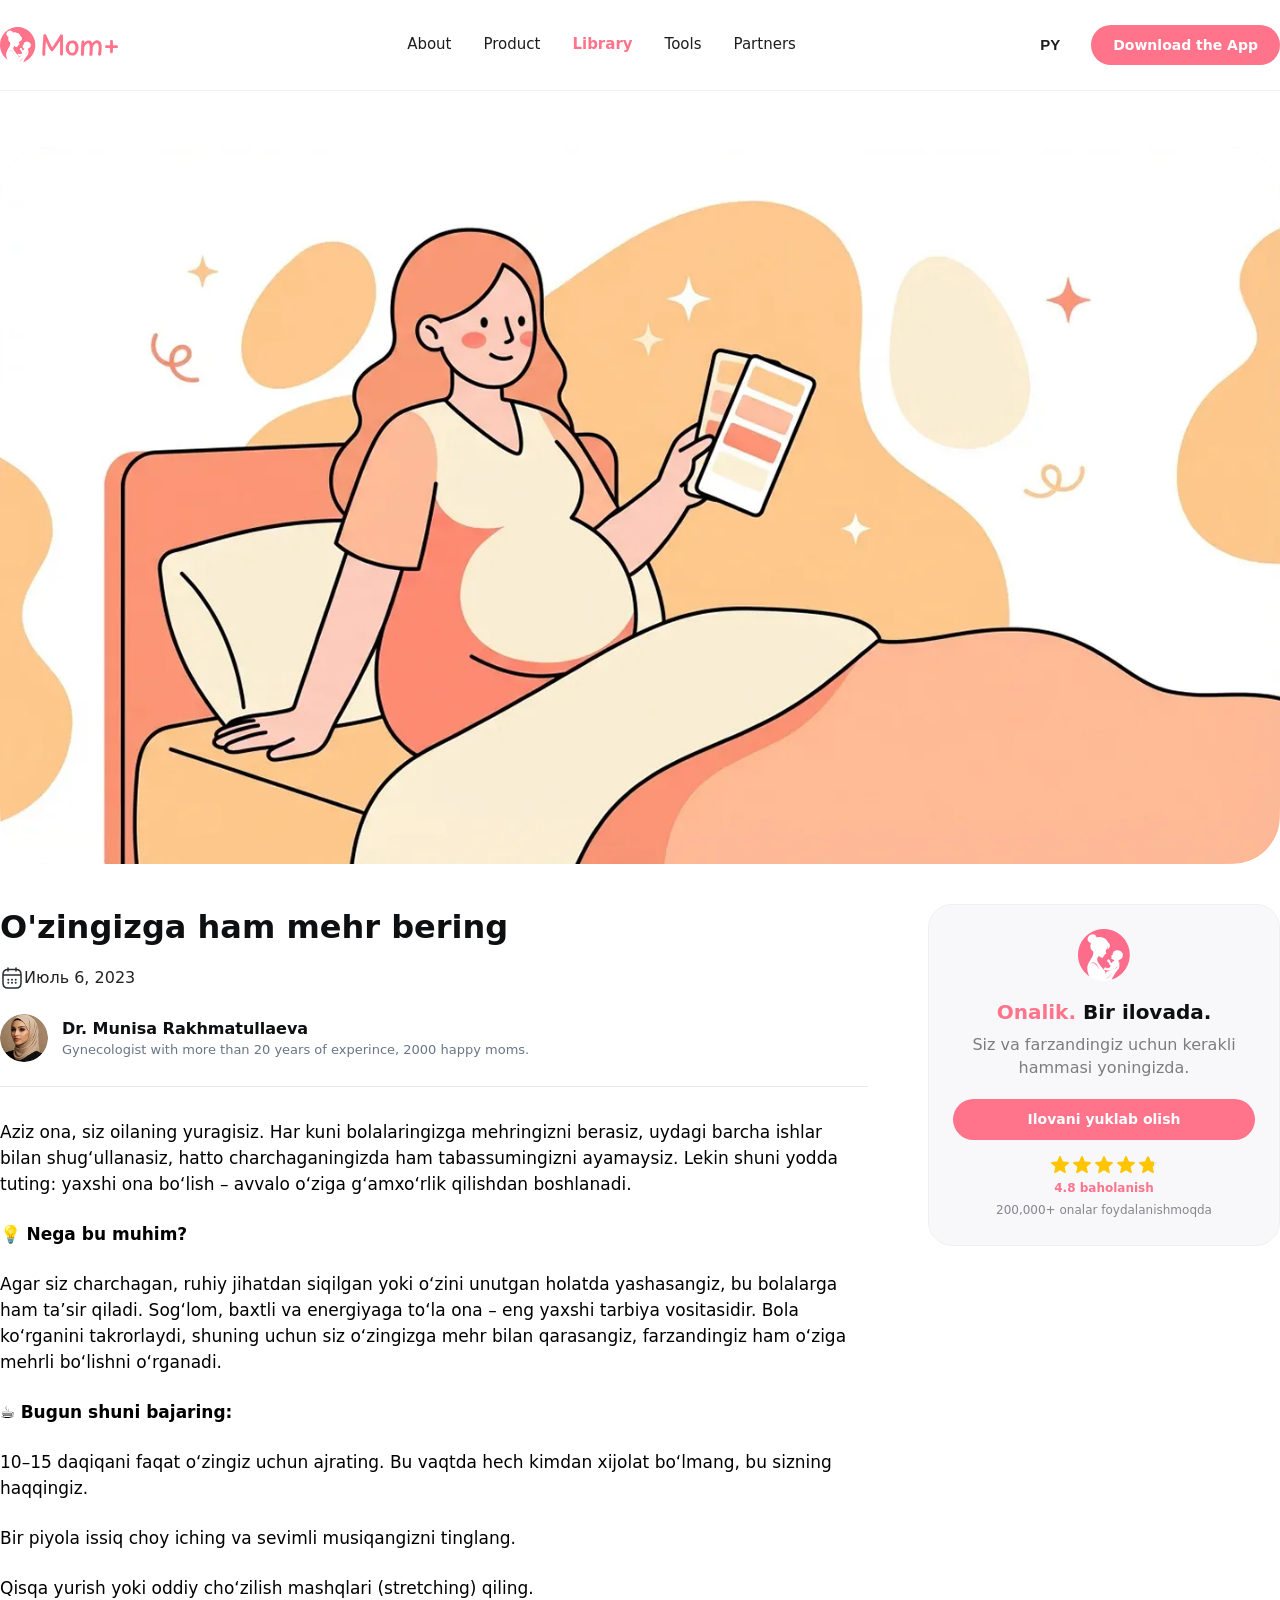
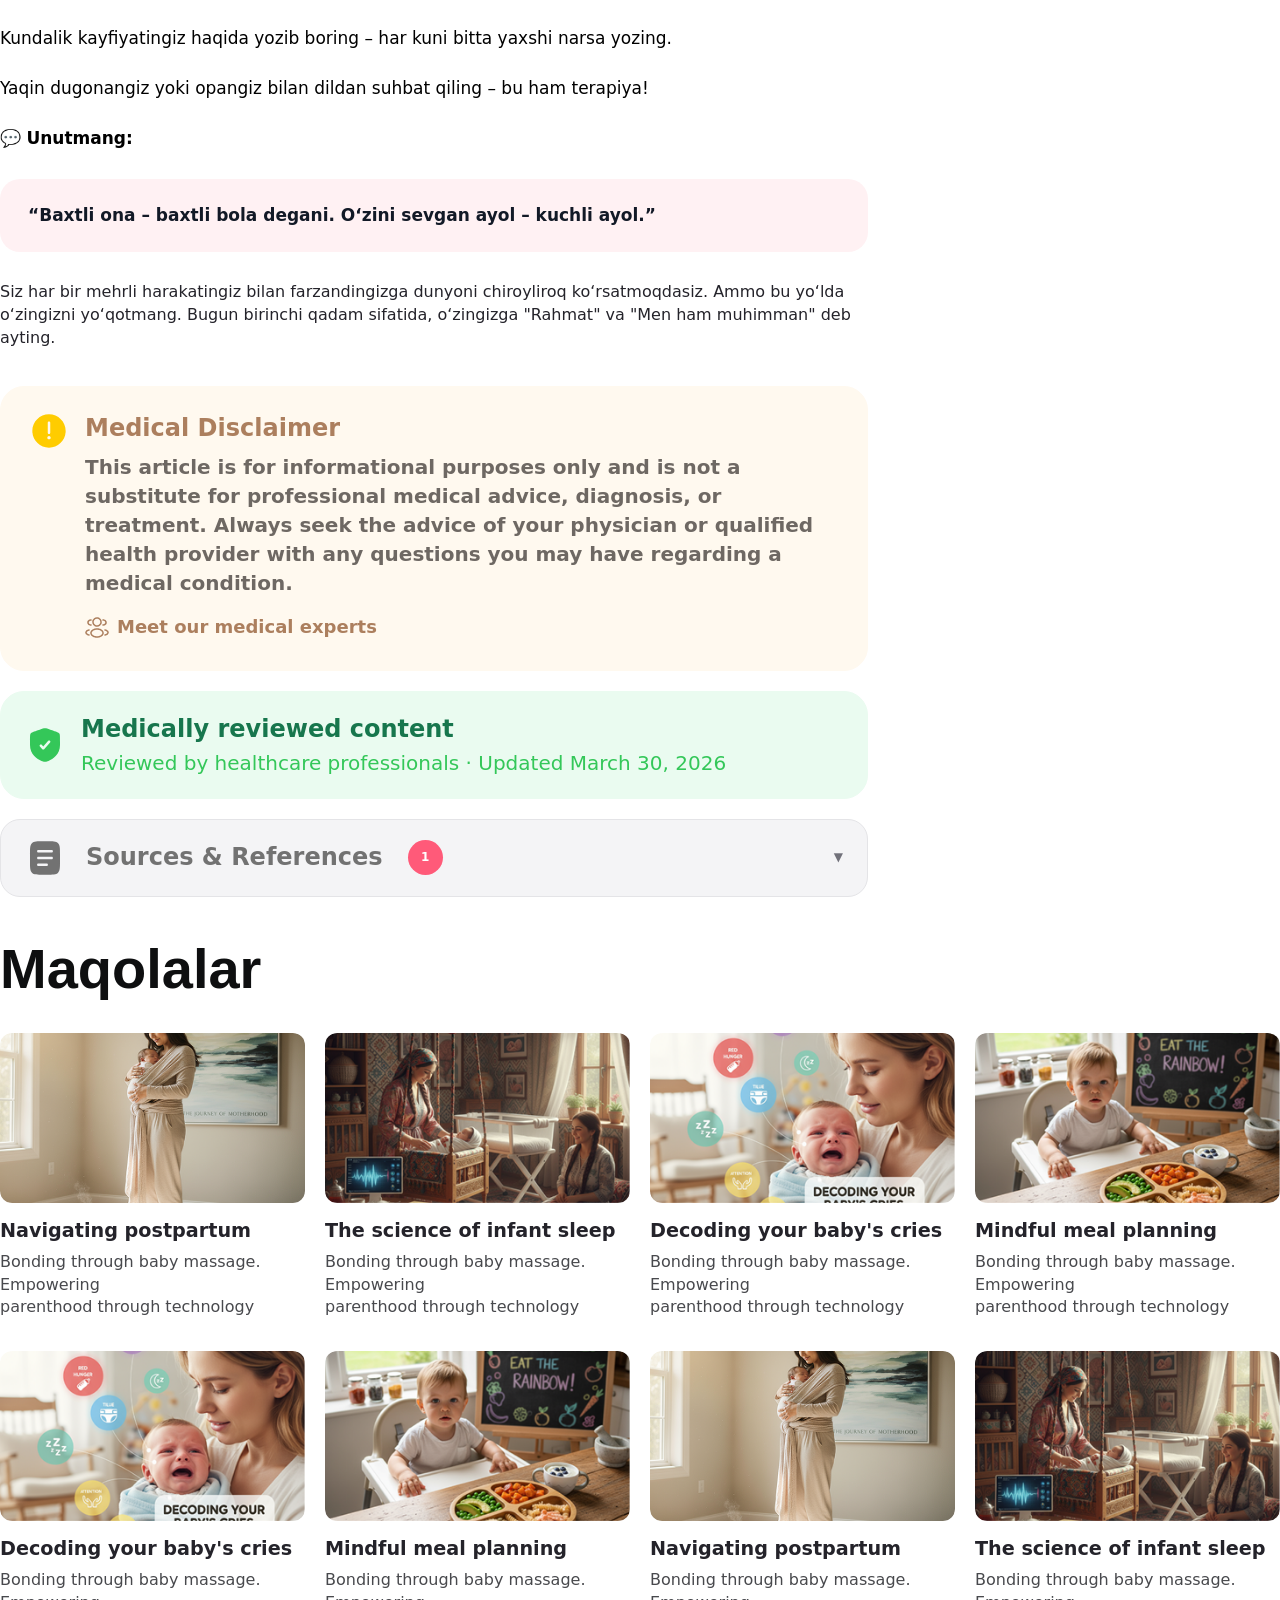
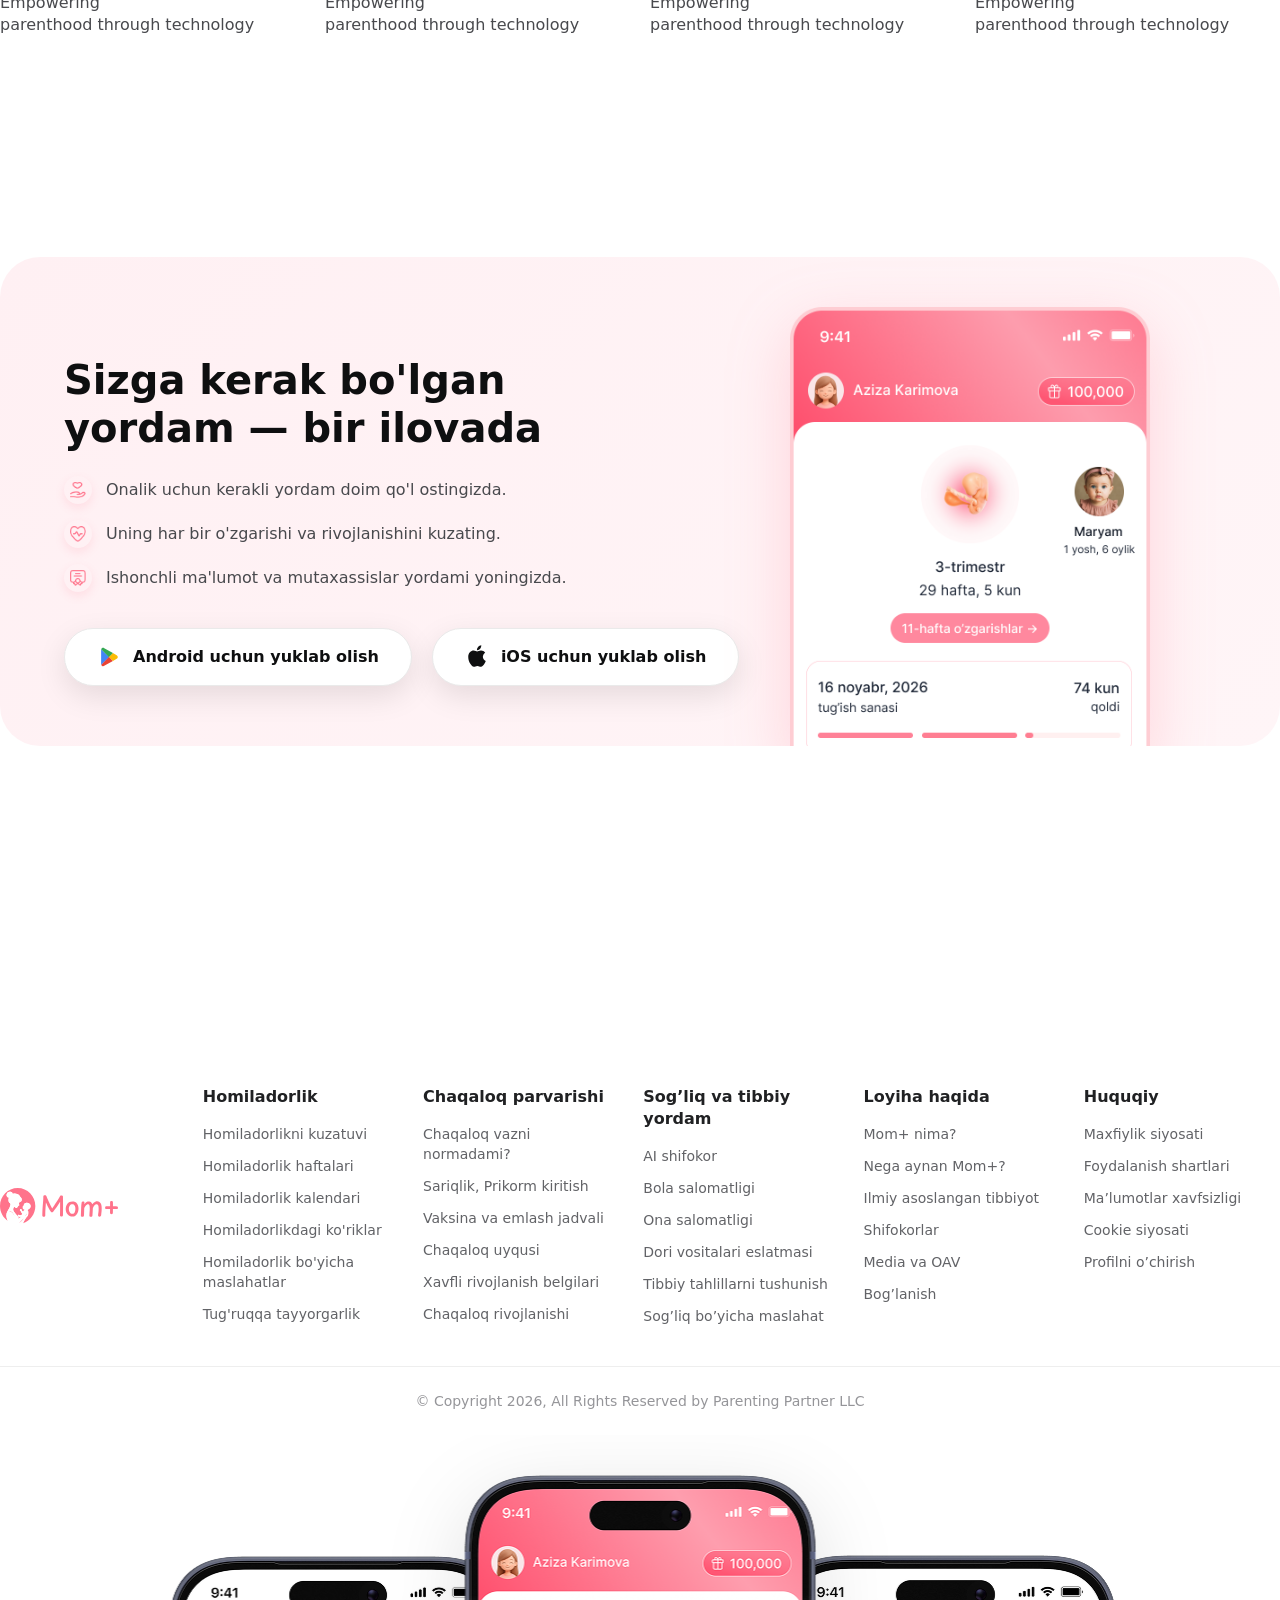
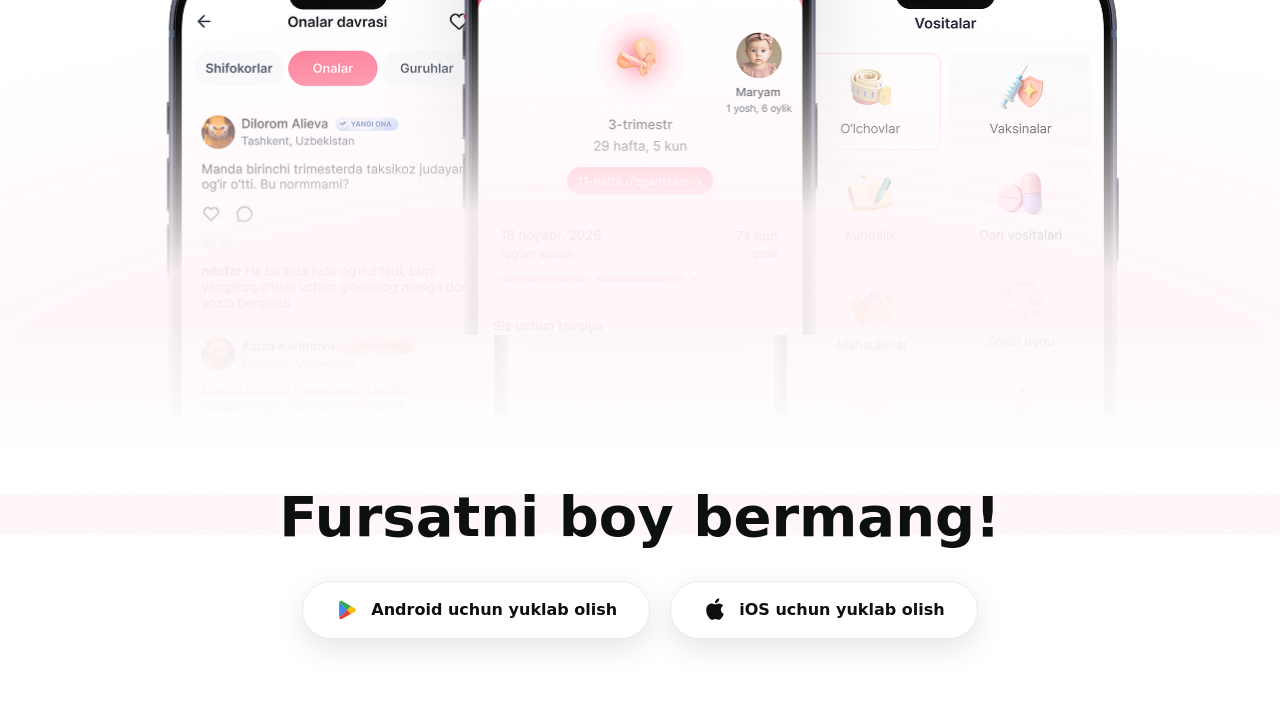
<file: article.html>
<!DOCTYPE html>
<html lang="uz">
<head>
    <meta charset="UTF-8">
    <meta name="viewport" content="width=device-width, initial-scale=1.0">
    <title>Mom+ - O'zingizga ham mehr bering</title>
    <link rel="stylesheet" href="style.css">
</head>
<body>

<header class="blog-header">
    <div class="container nav">
        <a href="index-1.html" class="logo">
            <img src="images/blog-logo.svg" alt="Mom+ Logo">
        </a>

        <nav class="navigation">
            <a href="#">About</a>
            <a href="#">Product</a>
            <a href="blog.html" class="active">Library</a>
            <a href="#">Tools</a>
            <a href="#">Partners</a>            
        </nav>

        <div class="nav-select">
            <select class="custom-select" id="language-select" name="language">
                <option value="uz">UZ</option>
                <option value="ru" selected>PY</option>
                <option value="en">EN</option>
            </select>

            <a href="#download" class="nav-pink-button">
                Download the App
            </a>
        </div>

        <button class="mobile-menu-btn" id="menu-btn" aria-label="Open menu">
            <span></span>
            <span></span>
            <span></span>
        </button>
    </div>

    <div class="mobile-menu" id="mobile-menu">
        <nav class="mobile-nav-links">
            <a href="#">About</a>
            <a href="#">Product</a>
            <a href="blog.html">Library</a>
            <a href="#">Tools</a>
            <a href="#">Partners</a>
        </nav>
        <div class="mobile-menu-footer">
            <a href="#download" class="nav-pink-button mobile-download-btn">Download the App</a>
        </div>
    </div>
</header>

<main class="article-page-main">
    <div class="container container">
        
        <div class="article-hero-img">
            <img src="images/article-hero.png" alt="O'zingizga ham mehr bering">
        </div>

        <div class="article-content-wrapper">
            
            <div class="article-body">
                <h1>O'zingizga ham mehr bering</h1>
                <div class="article-meta-info">
                    <img src="images/calendar.svg" alt=""> <span>Июль 6, 2023</span>
                </div>

                <div class="article-author">
                    <img src="images/author-avatar.png" alt="Dr. Munisa Rakhmatullaeva" class="author-avatar">
                    <div class="author-details">
                        <strong>Dr. Munisa Rakhmatullaeva</strong>
                        <p>Gynecologist with more than 20 years of experince, 2000 happy moms.</p>
                    </div>
                </div>

                <p class="article-lead">
                    Aziz ona, siz oilaning yuragisiz. Har kuni bolalaringizga mehringizni berasiz, uydagi barcha ishlar bilan shug‘ullanasiz, hatto charchaganingizda ham tabassumingizni ayamaysiz. Lekin shuni yodda tuting: yaxshi ona bo‘lish – avvalo o‘ziga g‘amxo‘rlik qilishdan boshlanadi.
                </p>

                <p class="article-lead">💡 <span>Nega bu muhim?</span></p>
                <p class="article-lead">
                    Agar siz charchagan, ruhiy jihatdan siqilgan yoki o‘zini unutgan holatda yashasangiz, bu bolalarga ham ta’sir qiladi. Sog‘lom, baxtli va energiyaga to‘la ona – eng yaxshi tarbiya vositasidir. Bola ko‘rganini takrorlaydi, shuning uchun siz o‘zingizga mehr bilan qarasangiz, farzandingiz ham o‘ziga mehrli bo‘lishni o‘rganadi.
                </p>
                <p class="article-lead">☕ <span>Bugun shuni bajaring:</span></p>
                <ul class=".article-checklist">
                    <li class="article-lead">10–15 daqiqani faqat o‘zingiz uchun ajrating. Bu vaqtda hech kimdan xijolat bo‘lmang, bu sizning haqqingiz. </li>
                    <li class="article-lead">Bir piyola issiq choy iching va sevimli musiqangizni tinglang.</li>
                    <li class="article-lead">Qisqa yurish yoki oddiy cho‘zilish mashqlari (stretching) qiling.</li>
                    <li class="article-lead">Kundalik kayfiyatingiz haqida yozib boring – har kuni bitta yaxshi narsa yozing. </li>
                    <li class="article-lead">Yaqin dugonangiz yoki opangiz bilan dildan suhbat qiling – bu ham terapiya! </li>
                </ul>

                <p class="article-lead">💬 <span>Unutmang:</span></p>
                
                <div class="article-quote-box">
                    <p>“Baxtli ona – baxtli bola degani. O‘zini sevgan ayol – kuchli ayol.”</p>
                </div>

                <p>
                    Siz har bir mehrli harakatingiz bilan farzandingizga dunyoni chiroyliroq ko‘rsatmoqdasiz. Ammo bu yo‘lda o‘zingizni yo‘qotmang. Bugun birinchi qadam sifatida, o‘zingizga "Rahmat" va "Men ham muhimman" deb ayting.
                </p>


                <div class="medical-disclaimer">
                    <div class="disclaimer-icon">
                        <img src="images/exclamation.svg" alt="">
                    </div>
                    <div>
                        <strong>Medical Disclaimer</strong>
                        <p>This article is for informational purposes only and is not a substitute for professional medical advice, diagnosis, or treatment. Always seek the advice of your physician or qualified health provider with any questions you may have regarding a medical condition.</p>
                        <a href="#" class="disclaimer-link">
                            <img src="images/two-rounded.png" alt=""> Meet our medical experts
                        </a>
                    </div>
                </div>

                <div class="medical-reviewed-badge">
                    <span class="check-green">
                        <img src="images/Heavy.svg" alt="">
                    </span>
                    <div>
                        <strong>Medically reviewed content</strong>
                        <p>Reviewed by healthcare professionals · Updated March 30, 2026</p>
                    </div>
                </div>

                <div class="accordion-sources">
                    <div class="accordion-header">
                        <span class="sources-title">
                            <img src="images/Document.svg" alt=""> Sources & References
                            <span class="sources-badge">1</span>
                        </span>
                        <span class="accordion-arrow">▼</span>
                    </div>
                </div>

            </div>

            <div class="article-sidebar">
                <div class="sidebar-app-card">
                    <div class="sidebar-app-icon">
                        <img src="images/artical-logo.png" alt="Mom+">
                    </div>
                    <h3><span>Onalik.</span> Bir ilovada.</h3>
                    <p>Siz va farzandingiz uchun kerakli hammasi yoningizda.</p>
                    <a href="#download" class="nav-pink-button sidebar-btn">Ilovani yuklab olish</a>
                    <div class="sidebar-stars">
                        <img src="images/artical-star.svg" alt="">
                                <p>4.8 baholanish</p>
                        <span>200,000+ onalar foydalanishmoqda</span>
                    </div>
                </div>
            </div>

        </div>

    </div>
</main>

<section class="section related-articles-section">
    <div class="container">
        <h2 class="artical-section-title">Maqolalar</h2>
        <div class="articles-grid">
            <article class="article">
                <div class="article-image">
                    <img
                        src="images/article-1.png"
                        alt="Navigating postpartum"
                    >
                </div>

                <h3>
                    Navigating postpartum
                </h3>
                <p>
                    Bonding through baby massage. Empowering <br> parenthood through technology
                </p>
            </article>
            <article class="article">
                <div class="article-image">
                    <img
                        src="images/article-2.png"
                        alt="Navigating postpartum"
                    >
                </div>

                <h3>
                    The science of infant sleep
                </h3>
                <p>
                    Bonding through baby massage. Empowering <br> parenthood through technology
                </p>
            </article>
            <article class="article">
                <div class="article-image">
                    <img
                        src="images/article-3.png"
                        alt="Navigating postpartum"
                    >
                </div>

                <h3>
                    Decoding your baby's cries
                </h3>
                <p>
                    Bonding through baby massage. Empowering <br> parenthood through technology
                </p>
            </article>
            <article class="article">
                <div class="article-image">
                    <img
                        src="images/article-4.png"
                        alt="Navigating postpartum"
                    >
                </div>

                <h3>
                    Mindful meal planning
                </h3>
                <p>
                    Bonding through baby massage. Empowering <br> parenthood through technology
                </p>
            </article>

            <article class="article article-none">
                <div class="article-image">
                    <img
                        src="images/article-3.png"
                        alt="Navigating postpartum"
                    >
                </div>

                <h3>
                    Decoding your baby's cries
                </h3>
                <p>
                    Bonding through baby massage. Empowering <br> parenthood through technology
                </p>
            </article>
            <article class="article article-none">
                <div class="article-image">
                    <img
                        src="images/article-4.png"
                        alt="Navigating postpartum"
                    >
                </div>

                <h3>
                    Mindful meal planning
                </h3>
                <p>
                    Bonding through baby massage. Empowering <br> parenthood through technology
                </p>
            </article>
            <article class="article article-none">
                <div class="article-image">
                    <img
                        src="images/article-1.png"
                        alt="Navigating postpartum"
                    >
                </div>

                <h3>
                    Navigating postpartum
                </h3>
                <p>
                    Bonding through baby massage. Empowering <br> parenthood through technology
                </p>
            </article>
            <article class="article article-none">
                <div class="article-image">
                    <img
                        src="images/article-2.png"
                        alt="Navigating postpartum"
                    >
                </div>

                <h3>
                    The science of infant sleep
                </h3>
                <p>
                    Bonding through baby massage. Empowering <br> parenthood through technology
                </p>
            </article>
        </div>
    </div>
</section>

<section class="section app-promo-section">
    <div class="container">
        <div class="app-promo-card">
            <div class="app-promo-content">
                <h2>Sizga kerak bo'lgan <br> yordam — bir ilovada</h2>
                <ul class="promo-benefits">
                    <li>
                        <span class="benefit-icon"><img src="images/blog-icon-1.png" alt=""></span>
                        Onalik uchun kerakli yordam doim qo'l ostingizda.
                    </li>
                    <li>
                        <span class="benefit-icon"><img src="images/blog-icon-2.png" alt=""></span>
                        Uning har bir o'zgarishi va rivojlanishini kuzating.
                    </li>
                    <li>
                        <span class="benefit-icon"><img src="images/blog-icon-3.png" alt=""></span>
                        Ishonchli ma'lumot va mutaxassislar yordami yoningizda.
                    </li>
                </ul>
                <div class="download-buttons">
                    <a href="#" class="download-button">
                        <img class="download-icon" src="images/play-market.svg" alt="Google Play">
                        <span>Android uchun yuklab olish</span>
                    </a>
                    <a href="#" class="download-button">
                        <img class="download-icon" src="images/apple.svg" alt="App Store">
                        <span>iOS uchun yuklab olish</span>
                    </a>
                </div>
            </div>

            <div class="app-promo-phone">
                <img src="images/blog.png" alt="Mom+ App">
            </div>
        </div>
    </div>
</section>

<footer class="footer">
    <div class="container">
        <div class="footer-top">
            <div class="logo">
                <img src="images/blog-logo.svg" alt="Mom+ Logo">
            </div>

            <div class="footer-grid">
                <div class="footer-column">
                    <div class="footer-column-title">
                        <strong>Homiladorlik</strong>
                        <span class="chevron"></span>
                    </div>
                    <div class="footer-column-links">
                        <a href="#">Homiladorlikni kuzatuvi</a>
                        <a href="#">Homiladorlik haftalari</a>
                        <a href="#">Homiladorlik kalendari</a>
                        <a href="#">Homiladorlikdagi ko'riklar</a>
                        <a href="#">Homiladorlik bo'yicha maslahatlar</a>
                        <a href="#">Tug'ruqqa tayyorgarlik</a>
                    </div>
                </div>

                <div class="footer-column">
                    <div class="footer-column-title">
                        <strong>Chaqaloq parvarishi</strong>
                        <span class="chevron"></span>
                    </div>
                    <div class="footer-column-links">
                        <a href="#">Chaqaloq vazni normadami?</a>
                        <a href="#">Sariqlik, Prikorm kiritish</a>
                        <a href="#">Vaksina va emlash jadvali</a>
                        <a href="#">Chaqaloq uyqusi</a>
                        <a href="#">Xavfli rivojlanish belgilari</a>
                        <a href="#">Chaqaloq rivojlanishi</a>
                    </div>
                </div>

                <div class="footer-column">
                    <div class="footer-column-title">
                        <strong>Sog’liq va tibbiy yordam</strong>
                        <span class="chevron"></span>
                    </div>
                    <div class="footer-column-links">
                        <a href="#">AI shifokor</a>
                        <a href="#">Bola salomatligi</a>
                        <a href="#">Ona salomatligi</a>
                        <a href="#">Dori vositalari eslatmasi</a>
                        <a href="#">Tibbiy tahlillarni tushunish</a>
                        <a href="#">Sog’liq bo’yicha maslahat</a>
                    </div>
                </div>

                <div class="footer-column">
                    <div class="footer-column-title">
                        <strong>Loyiha haqida</strong>
                        <span class="chevron"></span>
                    </div>
                    <div class="footer-column-links">
                        <a href="#">Mom+ nima?</a>
                        <a href="#">Nega aynan Mom+?</a>
                        <a href="#">Ilmiy asoslangan tibbiyot</a>
                        <a href="#">Shifokorlar</a>
                        <a href="#">Media va OAV</a>
                        <a href="#">Bog’lanish</a>
                    </div>
                </div>

                <div class="footer-column">
                    <div class="footer-column-title">
                        <strong>Huquqiy</strong>
                        <span class="chevron"></span>
                    </div>
                    <div class="footer-column-links">
                        <a href="#">Maxfiylik siyosati</a>
                        <a href="#">Foydalanish shartlari</a>
                        <a href="#">Ma’lumotlar xavfsizligi</a>
                        <a href="#">Cookie siyosati</a>
                        <a href="#">Profilni o’chirish</a>
                    </div>
                </div>
            </div>
        </div>

        <p class="copyright-text">© Copyright 2026, All Rights Reserved by Parenting Partner LLC</p>
    </div>

    <div class="download-section" id="download">
        <div class="download-phones">
            <div class="bottom-phone">
                <img class="phone-left" src="images/dowload-left.png" alt="Mockup Left">
                <img class="phone-right" src="images/dowload-right.png" alt="Mockup Right">
                <img class="phone-center" src="images/dowload-center.png" alt="Mockup Center">
                <img class="phone-clouds" src="images/dowload-clouds.png" alt="Clouds Background">
            </div>
            <div class="fade-overlay"></div>
        </div>

        <div class="download-content">
            <h2>Fursatni boy bermang!</h2>
            <div class="download-buttons">
                <a href="#" class="download-button">
                    <img src="images/play-market.svg" alt="Google Play">
                    <span>Android uchun yuklab olish</span>
                </a>
                <a href="#" class="download-button">
                    <img src="images/apple.svg" alt="App Store">
                    <span>iOS uchun yuklab olish</span>
                </a>
            </div>
        </div>
    </div>
</footer>

<script>
    const menuBtn = document.getElementById('menu-btn');
    const mobileMenu = document.getElementById('mobile-menu');

    menuBtn.addEventListener('click', () => {
        menuBtn.classList.toggle('active');
        mobileMenu.classList.toggle('open');
    });

    document.querySelectorAll('.footer-column-title').forEach(title => {
        title.addEventListener('click', function () {
            if (window.innerWidth <= 768) {
                this.closest('.footer-column').classList.toggle('active');
            }
        });
    });
</script>
</body>
</html>
</file>
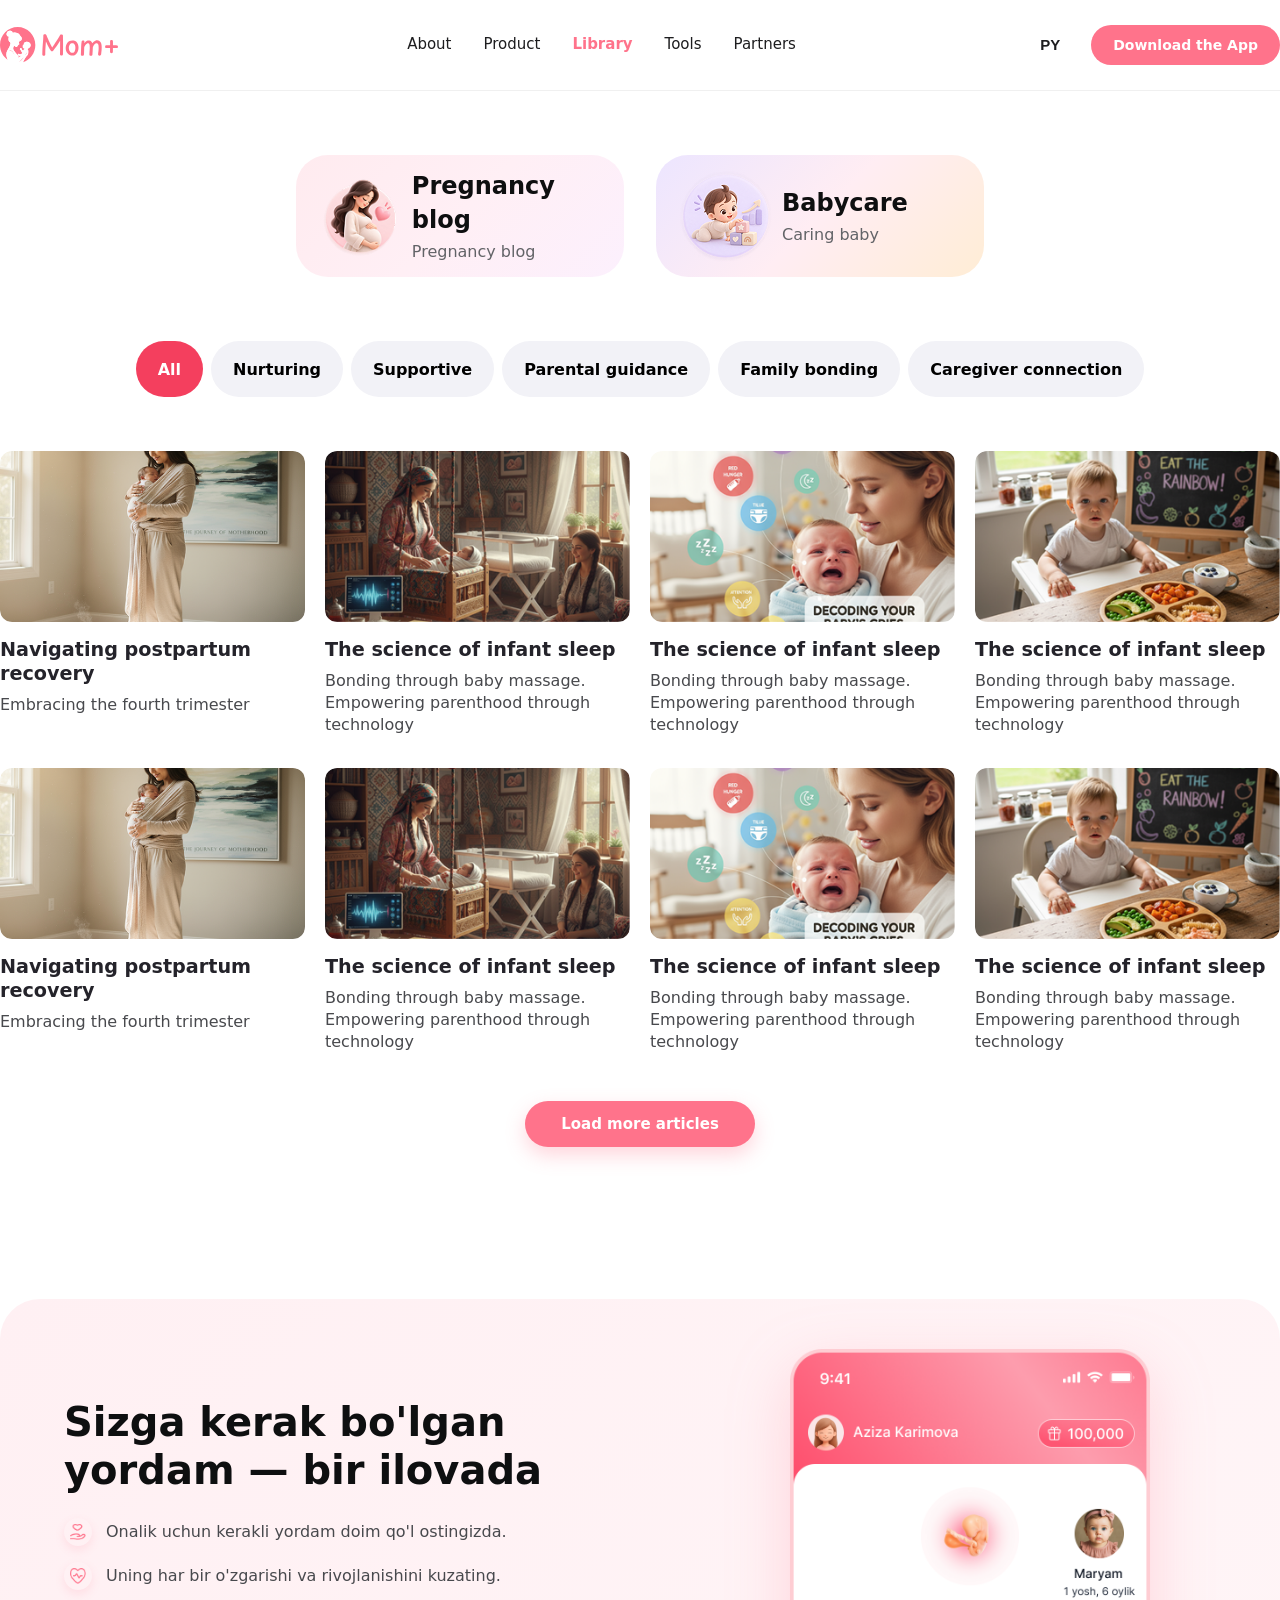
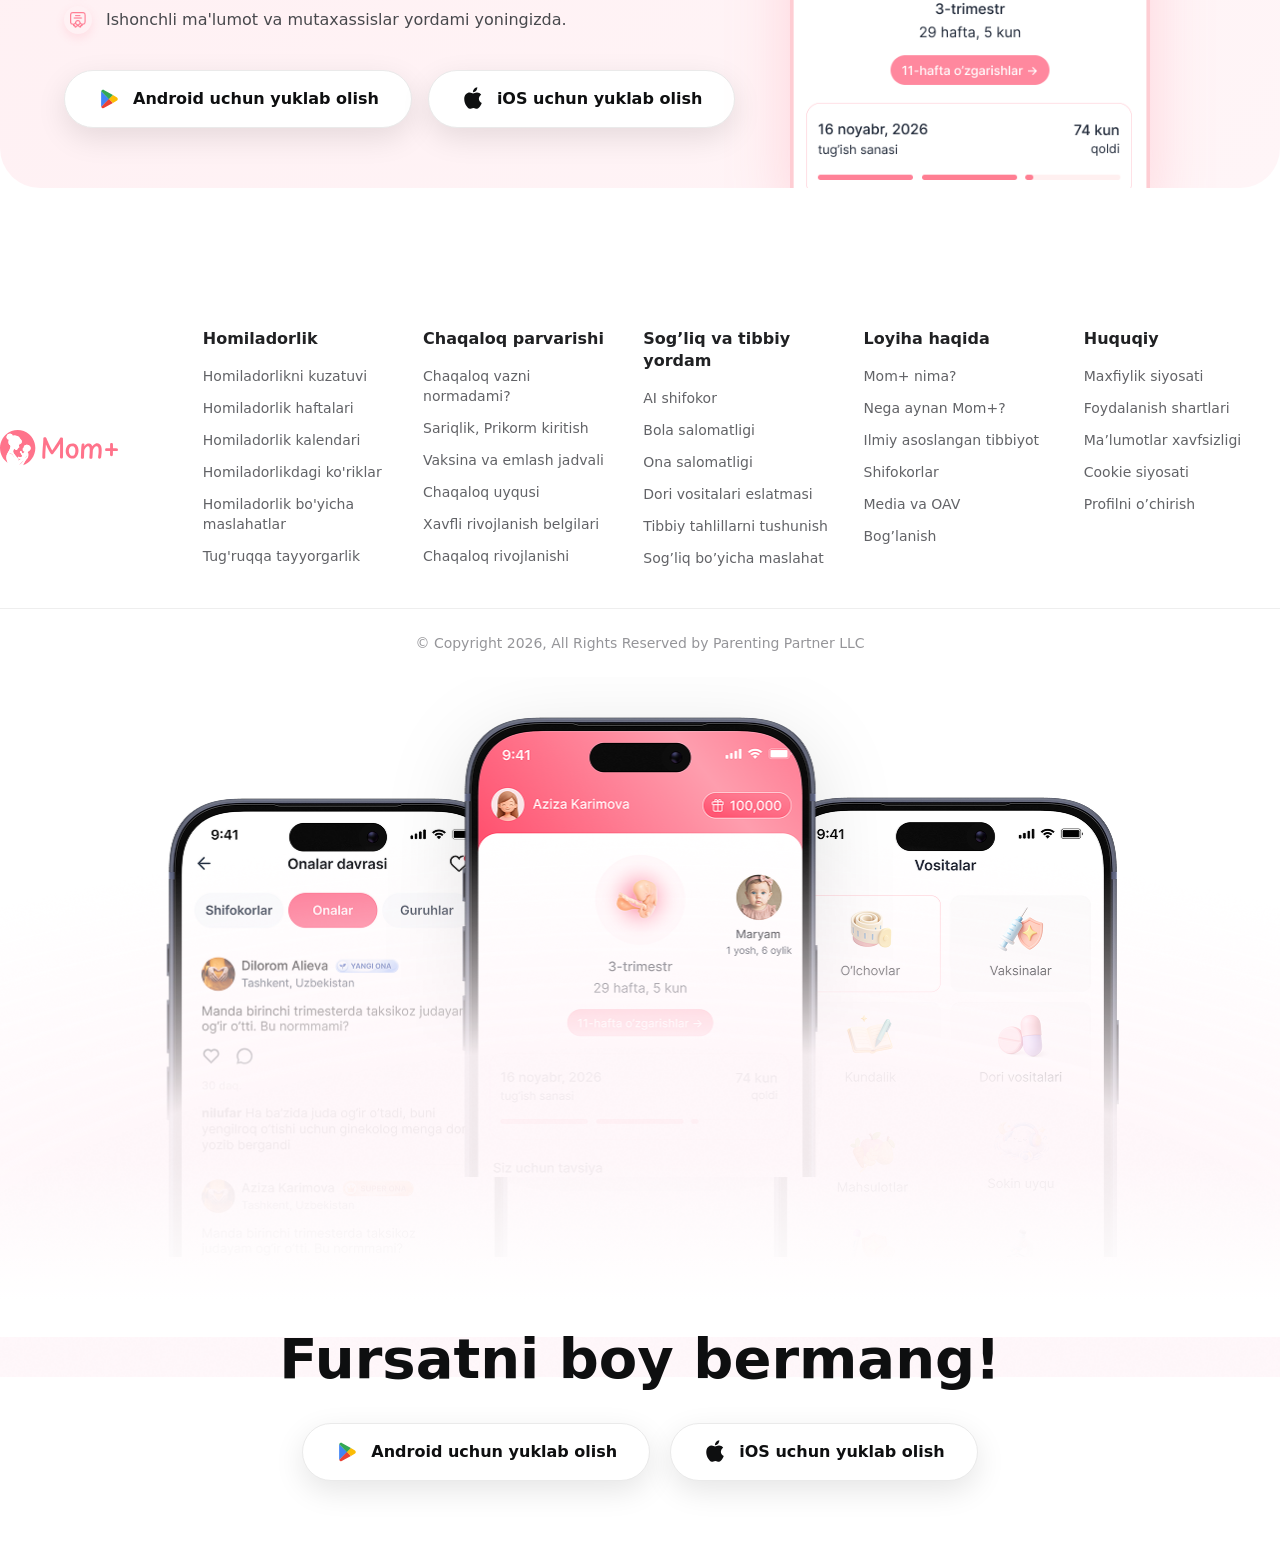
<file: blog.html>
<!DOCTYPE html>
<html lang="uz">
<head>
    <meta charset="UTF-8">
    <meta name="viewport" content="width=device-width, initial-scale=1.0">
    <title>Mom+ - Library / O'rganamiz</title>
    <link rel="stylesheet" href="style.css">
</head>
<body>

<header class="blog-header">
    <div class="container nav">
        <a href="index-1.html" class="logo">
            <img src="images/blog-logo.svg" alt="Mom+ Logo">
        </a>

        <nav class="navigation">
            <a href="#">About</a>
            <a href="#">Product</a>
            <a href="#" class="active">Library</a>
            <a href="#">Tools</a>
            <a href="#">Partners</a>            
        </nav>

        <div class="nav-select">
            <select class="custom-select" id="language-select" name="language">
                <option value="uz">UZ</option>
                <option value="ru" selected>PY</option>
                <option value="en">EN</option>
            </select>

            <a href="#download" class="nav-pink-button">
                Download the App
            </a>
        </div>

        <button class="mobile-menu-btn" id="menu-btn" aria-label="Open menu">
            <span></span>
            <span></span>
            <span></span>
        </button>
    </div>

    <div class="mobile-menu" id="mobile-menu">
        <nav class="mobile-nav-links">
            <a href="#">About</a>
            <a href="#">Product</a>
            <a href="#" class="active">Library</a>
            <a href="#">Tools</a>
            <a href="#">Partners</a>
        </nav>
        <div class="mobile-menu-footer">
            <a href="#download" class="nav-pink-button mobile-download-btn">Download the App</a>
        </div>
    </div>
</header>

<main class="blog-main">
    <div class="container">
        
        <div class="blog-top-banners">
            <div class="top-banner-card pink-banner">
                <div class="banner-img">
                    <img src="images/blog-pregnancy.png" alt="Pregnancy blog">
                </div>
                <div class="banner-text">
                    <h3>Pregnancy blog</h3>
                    <p>Pregnancy blog</p>
                </div>
            </div>

            <div class="top-banner-card purple-banner">
                <div class="banner-img">
                    <img src="images/blog-babycare.png" alt="Babycare">
                </div>
                <div class="banner-text">
                    <h3>Babycare</h3>
                    <p>Caring baby</p>
                </div>
            </div>
        </div>

        <div class="blog-filters">
            <button class="filter-btn active">All</button>
            <button class="filter-btn">Nurturing</button>
            <button class="filter-btn">Supportive</button>
            <button class="filter-btn">Parental guidance</button>
            <button class="filter-btn">Family bonding</button>
            <button class="filter-btn">Caregiver connection</button>
        </div>

        <div class="articles-grid articles-grid-blog">
            <article class="article">
                <div class="article-image">
                    <img src="images/article-1.png" alt="Navigating postpartum">
                </div>
                <h3>Navigating postpartum recovery</h3>
                <p>Embracing the fourth trimester</p>
            </article>

            <article class="article">
                <div class="article-image">
                    <img src="images/article-2.png" alt="The science of infant sleep">
                </div>
                <h3>The science of infant sleep</h3>
                <p>Bonding through baby massage. Empowering parenthood through technology</p>
            </article>

            <article class="article">
                <div class="article-image">
                    <img src="images/article-3.png" alt="The science of infant sleep">
                </div>
                <h3>The science of infant sleep</h3>
                <p>Bonding through baby massage. Empowering parenthood through technology</p>
            </article>

            <article class="article">
                <div class="article-image">
                    <img src="images/article-4.png" alt="The science of infant sleep">
                </div>
                <h3>The science of infant sleep</h3>
                <p>Bonding through baby massage. Empowering parenthood through technology</p>
            </article>

            <article class="article">
                <div class="article-image">
                    <img src="images/article-1.png" alt="Navigating postpartum">
                </div>
                <h3>Navigating postpartum recovery</h3>
                <p>Embracing the fourth trimester</p>
            </article>

            <article class="article">
                <div class="article-image">
                    <img src="images/article-2.png" alt="The science of infant sleep">
                </div>
                <h3>The science of infant sleep</h3>
                <p>Bonding through baby massage. Empowering parenthood through technology</p>
            </article>

            <article class="article">
                <div class="article-image">
                    <img src="images/article-3.png" alt="The science of infant sleep">
                </div>
                <h3>The science of infant sleep</h3>
                <p>Bonding through baby massage. Empowering parenthood through technology</p>
            </article>

            <article class="article">
                <div class="article-image">
                    <img src="images/article-4.png" alt="The science of infant sleep">
                </div>
                <h3>The science of infant sleep</h3>
                <p>Bonding through baby massage. Empowering parenthood through technology</p>
            </article>
        </div>

        <div class="load-more-container">
            <button class="load-more-btn">Load more articles</button>
        </div>

    </div>
</main>

<section class="app-promo-section">
    <div class="container">
        <div class="app-promo-card">
            <div class="app-promo-content">
                <h2>Sizga kerak bo'lgan <br> yordam — bir ilovada</h2>
                <ul class="promo-benefits">
                    <li>
                        <span class="benefit-icon">
                            <img src="images/blog-icon-1.png" alt="">
                        </span>
                        Onalik uchun kerakli yordam doim qo'l ostingizda.
                    </li>
                    <li>
                        <span class="benefit-icon">
                            <img src="images/blog-icon-2.png" alt="">
                        </span>
                        Uning har bir o'zgarishi va rivojlanishini kuzating.
                    </li>
                    <li>
                        <span class="benefit-icon">
                            <img src="images/blog-icon-3.png" alt="">
                        </span>
                        Ishonchli ma'lumot va mutaxassislar yordami yoningizda.
                    </li>
                </ul>
                <div class="blog-download-button">
                    <a href="#" class="download-button">
                        <img class="download-icon" src="images/play-market.svg" alt="Google Play">
                        <span>Android uchun yuklab olish</span>
                    </a>
                    <a href="#" class="download-button">
                        <img class="download-icon" src="images/apple.svg" alt="App Store">
                        <span>iOS uchun yuklab olish</span>
                    </a>
                </div>
            </div>

            <div class="app-promo-phone">
                <img src="images/blog.png" alt="Mom+ App">
            </div>
        </div>
    </div>
</section>

<footer class="footer">
    <div class="container">
        <div class="footer-top">
            <div class="logo">
                <img src="images/blog-logo.svg" alt="Mom+ Logo">
            </div>

            <div class="footer-grid">
                <div class="footer-column">
                    <div class="footer-column-title">
                        <strong>Homiladorlik</strong>
                        <span class="chevron"></span>
                    </div>
                    <div class="footer-column-links">
                        <a href="#">Homiladorlikni kuzatuvi</a>
                        <a href="#">Homiladorlik haftalari</a>
                        <a href="#">Homiladorlik kalendari</a>
                        <a href="#">Homiladorlikdagi ko'riklar</a>
                        <a href="#">Homiladorlik bo'yicha maslahatlar</a>
                        <a href="#">Tug'ruqqa tayyorgarlik</a>
                    </div>
                </div>

                <div class="footer-column">
                    <div class="footer-column-title">
                        <strong>Chaqaloq parvarishi</strong>
                        <span class="chevron"></span>
                    </div>
                    <div class="footer-column-links">
                        <a href="#">Chaqaloq vazni normadami?</a>
                        <a href="#">Sariqlik, Prikorm kiritish</a>
                        <a href="#">Vaksina va emlash jadvali</a>
                        <a href="#">Chaqaloq uyqusi</a>
                        <a href="#">Xavfli rivojlanish belgilari</a>
                        <a href="#">Chaqaloq rivojlanishi</a>
                    </div>
                </div>

                <div class="footer-column">
                    <div class="footer-column-title">
                        <strong>Sog’liq va tibbiy yordam</strong>
                        <span class="chevron"></span>
                    </div>
                    <div class="footer-column-links">
                        <a href="#">AI shifokor</a>
                        <a href="#">Bola salomatligi</a>
                        <a href="#">Ona salomatligi</a>
                        <a href="#">Dori vositalari eslatmasi</a>
                        <a href="#">Tibbiy tahlillarni tushunish</a>
                        <a href="#">Sog’liq bo’yicha maslahat</a>
                    </div>
                </div>

                <div class="footer-column">
                    <div class="footer-column-title">
                        <strong>Loyiha haqida</strong>
                        <span class="chevron"></span>
                    </div>
                    <div class="footer-column-links">
                        <a href="#">Mom+ nima?</a>
                        <a href="#">Nega aynan Mom+?</a>
                        <a href="#">Ilmiy asoslangan tibbiyot</a>
                        <a href="#">Shifokorlar</a>
                        <a href="#">Media va OAV</a>
                        <a href="#">Bog’lanish</a>
                    </div>
                </div>

                <div class="footer-column">
                    <div class="footer-column-title">
                        <strong>Huquqiy</strong>
                        <span class="chevron"></span>
                    </div>
                    <div class="footer-column-links">
                        <a href="#">Maxfiylik siyosati</a>
                        <a href="#">Foydalanish shartlari</a>
                        <a href="#">Ma’lumotlar xavfsizligi</a>
                        <a href="#">Cookie siyosati</a>
                        <a href="#">Profilni o’chirish</a>
                    </div>
                </div>
            </div>
        </div>

        <p class="copyright-text">© Copyright 2026, All Rights Reserved by Parenting Partner LLC</p>
    </div>

    <div class="download-section" id="download">
        <div class="download-phones">
            <div class="bottom-phone">
                <img class="phone-left" src="images/dowload-left.png" alt="Mockup Left">
                <img class="phone-right" src="images/dowload-right.png" alt="Mockup Right">
                <img class="phone-center" src="images/dowload-center.png" alt="Mockup Center">
                <img class="phone-clouds" src="images/dowload-clouds.png" alt="Clouds Background">
            </div>
            <div class="fade-overlay"></div>
        </div>

        <div class="download-content">
            <h2>Fursatni boy bermang!</h2>
            <div class="download-buttons">
                <a href="#" class="download-button">
                    <img src="images/play-market.svg" alt="Google Play">
                    <span>Android uchun yuklab olish</span>
                </a>
                <a href="#" class="download-button">
                    <img src="images/apple.svg" alt="App Store">
                    <span>iOS uchun yuklab olish</span>
                </a>
            </div>
        </div>
    </div>
</footer>

<script>
    const menuBtn = document.getElementById('menu-btn');
    const mobileMenu = document.getElementById('mobile-menu');

    menuBtn.addEventListener('click', () => {
        menuBtn.classList.toggle('active');
        mobileMenu.classList.toggle('open');
    });

    const filterBtns = document.querySelectorAll('.filter-btn');
    filterBtns.forEach(btn => {
        btn.addEventListener('click', () => {
            filterBtns.forEach(b => b.classList.remove('active'));
            btn.classList.add('active');
        });
    });

    document.querySelectorAll('.footer-column-title').forEach(title => {
        title.addEventListener('click', function () {
            if (window.innerWidth <= 768) {
                this.closest('.footer-column').classList.toggle('active');
            }
        });
    });
</script>
</body>
</html>
</file>
<file: style.css>
* {
    box-sizing: border-box;
    margin: 0;
    padding: 0;
}

html {
    scroll-behavior: smooth;
}

body {
    color: #24232a;
    background: #ffffff;
    font-family: 'Inter', system-ui, -apple-system, sans-serif;
    line-height: 1.45;
}

img {
    max-width: 100%;
}

a {
    text-decoration: none;
    color: inherit;
}

button {
    font-family: inherit;
}

.playpen-sans {
  font-family: "Playpen Sans", cursive;
  font-optical-sizing: auto;
  font-weight: 600;
  font-style: normal;
}

.inter {
  font-family: "Inter", sans-serif;
  font-optical-sizing: auto;
  font-weight: weight;
  font-style: normal;
}

.container {
    max-width: 1440px;
    width: 100%;
    margin-left: 240px;
    margin-right: 240px;
    margin: 0 auto;
}

.header {
    width: 100%;            
    position: relative;     
    overflow: hidden;
    text-align: center;
    color: #ffffff;
    background-image: url('images/header-background.png');
    background-repeat: no-repeat;
    background-size: cover;
    background-position: center;
    background-attachment: fixed;
}

.nav {
    height: 90px;
    display: flex;
    align-items: center;
    justify-content: space-between;
    position: relative;
    z-index: 30;
}

.logo {
    display: flex;
    align-items: center;
    text-decoration: none;
    flex-shrink: 0;
}

.logo img {
    height: 36px;
    width: auto;
}

.navigation {
    display: flex;
    align-items: center;
    gap: 32px;
}

.navigation a {
    color: #FFFFFF;
    font-size: 15px;
    font-weight: 500;
    text-decoration: none;
    transition: opacity .2s ease;
    white-space: nowrap;
}

.navigation a:hover {
    opacity: 0.8;
}

.nav-select {
    display: flex;
    align-items: center;
    gap: 20px;
    flex-shrink: 0;
}

.custom-select {
    appearance: none;
    -webkit-appearance: none;
    background: transparent;
    border: none;
    outline: none;
    font-size: 15px;
    font-weight: 600;
    cursor: pointer;
    color: #FFFFFF;
    padding-right: 10px;
}

.custom-select option {
    background-color: #FF738B; 
    color: #fff;            
}

.nav-button {
    padding: 12px 24px;
    font-size: 15px;
    background: #ffffff;
    color: #FF6B81;
    border-radius: 30px;
    font-weight: 700;
    text-decoration: none;
    white-space: nowrap;
    transition: transform .2s ease, box-shadow .2s ease;
}

.nav-button:hover {
    transform: translateY(-2px);
    box-shadow: 0 6px 20px rgba(0, 0, 0, 0.1);
}

.mobile-menu-btn {
    display: none;
    width: 42px;
    height: 42px;
    border-radius: 50%;
    background: transparent;
    backdrop-filter: blur(10px);
    -webkit-backdrop-filter: blur(10px);
    border: 1px solid rgba(255, 255, 255, 0.3);
    cursor: pointer;
    flex-direction: column;
    align-items: center;
    justify-content: center;
    gap: 5px;
    z-index: 100;
}

.mobile-menu-btn span {
    display: block;
    width: 18px;
    height: 2px;
    background-color: #ffffff;
    border-radius: 2px;
    transition: all 0.3s ease;
}

.mobile-menu-btn.active span:nth-child(1) {
    transform: translateY(7px) rotate(45deg);
}
.mobile-menu-btn.active span:nth-child(2) {
    opacity: 0;
}
.mobile-menu-btn.active span:nth-child(3) {
    transform: translateY(-7px) rotate(-45deg);
}

.mobile-menu {
    position: absolute;
    top: 90px;
    left: 0;
    width: 100%;
    background: rgba(255, 115, 139, 0.95);
    backdrop-filter: blur(20px);
    -webkit-backdrop-filter: blur(20px);
    padding: 30px 20px;
    display: flex;
    flex-direction: column;
    gap: 24px;
    box-shadow: 0 20px 30px rgba(0,0,0,0.15);
    z-index: 99;
    transform: translateY(-150%);
    opacity: 0;
    transition: all 0.3s ease-in-out;
}

.mobile-menu.open {
    transform: translateY(0);
    opacity: 1;
}

.mobile-nav-links {
    display: flex;
    flex-direction: column;
    gap: 18px;
}

.mobile-nav-links a {
    color: #ffffff;
    font-size: 18px;
    font-weight: 600;
    text-decoration: none;
}

.mobile-menu-footer {
    padding-top: 10px;
    border-top: 1px solid rgba(255,255,255,0.2);
}

.mobile-download-btn {
    display: block;
    width: 100%;
    text-align: center;
    padding: 14px;
}

.hero {
    padding-top: 29px;
    position: relative;
    overflow: hidden;
    text-align: center;
    color: #ffffff;
}

.hero-content {
    position: relative;
    z-index: 10;
    display: flex;
    flex-direction: column;
    align-items: center;
}

.hero-label {
    max-width: 396px;
    width: 100%;
    display: inline-flex;
    align-items: center;
    gap: 8px;
    margin-bottom: 24px;
    padding: 13px 16px 13px 12px;
    border-radius: 999px;
    font-size: 16px;
    font-weight: 300;
    color: #ffffff;
    background: rgba(255, 255, 255, 0.2);
    backdrop-filter: blur(12px);
    -webkit-backdrop-filter: blur(12px);
    border: 1px solid rgba(255, 255, 255, 0.35);
}

.label-icons{
    max-width: 60px;
    max-height: 24px;
}

.hero h1 {
    font-size: 72px;
    line-height: 80px;
    font-weight: 600;
    letter-spacing: -0.02em;
    margin-top: 16px;
}

.hero-description {
    max-width: 956px;
    font-size: 24px;
    line-height: 30px;
    color: #F4F6F9;
    font-weight: 300;
    margin-top: 24px;
    margin-bottom: 36px;
}

.download-buttons {
    display: flex;
    justify-content: center;
    align-items: center;
    gap: 16px;
    line-height: 22px;
    margin-bottom: 10px;
}

.download-button {
    display: inline-flex;
    align-items: center;
    gap: 8px;
    padding: 16px 24px;
    border-radius: 32px;
    background: #ffffff;
    color: #0E0F10;
    font-size: 16px;
    line-height: 22px;
    font-weight: 600;
}

.download-button:hover {
    transform: translateY(-2px);
}

.download-icon {
    width: 24px;
    height: 24px;
}

.hero-image-wrapper {
    width: 100%;
    position: relative;
    margin-top: 20px;
    min-height: 550px;
    display: flex;
    justify-content: center;
    align-items: flex-end;
}

.hero-mockup-container {
    position: relative;
    width: 100%;
    max-width: 1000px;
    height: 550px;
    margin: 0 auto;
    z-index: 5;
    display: flex;
    justify-content: center;
}

.hero-image {
    position: absolute;
    max-width: 943px;
    width: 100%;
    max-height: 654px;
    z-index: 1;
    filter: drop-shadow(0px 20px 40px rgba(0, 0, 0, 0.12));
    margin-bottom: -80px;
}

.hero-image-medium{
    display: none;
    position: absolute;
    max-width: 350px;
    width: 100%;
    max-height: auto;
    z-index: 1;
    object-fit: contain;
    filter: drop-shadow(0px 20px 40px rgba(0, 0, 0, 0.12));
}

.hero-badge {
    position: absolute;
    z-index: 7;
    height: auto;
    pointer-events: none;
}

.cloud-left, .cloud-right, .cloud-bg {
    position: absolute;
    bottom: 0;
    pointer-events: none;
}

.cloud-left {
    left: 0;
    max-width: 50%;
    z-index: 4;
    
}

.cloud-right {
    right: 0;
    max-width: 50%;
    z-index: 4;
}

.cloud-bg {
    left: 50%;
    transform: translateX(-50%);
    width: 100%;
    bottom: -10px;
    z-index: 3;
    object-fit: cover;
    display: none;
}

@media (max-width: 1024px) {
    .navigation {
        gap: 20px;
    }

    .navigation a {
        font-size: 15px;
    }

    .hero-mockup-container {
        height: 480px;
    }

    .hero-image{
        display: none;
    }

    .hero-image-medium {
        display: block;
        max-width: 320px;
    }
}

@media (max-width: 834px) {
    .cloud-bg{
        display: block;
    }
    .nav {
        height: 70px;
    }

    .navigation, .nav-select {
        display: none !important;
    }

    .mobile-menu-btn {
        display: flex; 
    }

    .hero h1 {
        font-size: 32px;
        line-height: 40px;
    }

    .hero-description {
        font-size: 14px;
        line-height: 20px;
        padding: 0 10px;
        margin-bottom: 24px;
    }

    .desktop-br {
        display: none;
    }

    .download-buttons {
        flex-direction: column;
        width: 100%;
        gap: 12px;
    }

    .download-button {
        justify-content: center;
        padding: 16px;
        border-radius: 30px;
        font-size: 15px;
    }

    .hero-image-wrapper {
        min-height: 380px;
        margin-top: 10px;
    }

    .hero-mockup-container {
        height: 380px;
    }

    .hero-image {
        max-width: 270px;
        bottom: -100px;
    }

    .hero-badge {
        display: none !important;
    }

    .cloud-left, .cloud-right {
        display: none;
    }

    .cloud-bg {
        width: 120%;
    }
}

@media (max-width: 768px) {
    .nav {
        height: 70px;
    }

    .navigation {
        display: none; 
    }

    .desktop-br {
        display: none;
    }

    .hero-image-wrapper {
        min-height: 400px;
    }

    .hero-mockup-container {
        height: 400px;
    }

    .hero-image {
        max-width: 260px;
        bottom: -100px;
    }

    .hero-badge {
        display: none;
    }

    .cloud-left, .cloud-right {
        max-width: 45%;
    }
}

@media (max-width: 480px) {
    .nav-button {
        padding: 10px 16px;
        font-size: 14px;
    }

    .custom-select {
        font-size: 14px;
    }

    .hero-label {
        font-size: 13px;
        padding: 8px 14px;
    }

    .download-buttons {
        width: 100%;
        flex-direction: column;
    }

    .download-button {
        justify-content: center;
        padding: 14px 20px;
    }

    .hero-image-wrapper {
        min-height: 320px;
    }

    .hero-mockup-container {
        height: 320px;
    }

    .hero-image {
        max-width: 220px;
    }
}

.section {
    margin-bottom: 200px;
}

.section-title {
    font-family: "Inter", sans-serif;
    font-size: 64px;
    line-height: 64px;
    color: #0E0F10;
}

.section-title span {
    color: #FF738B;
    font-family: "Playpen Sans", cursive;
}

.features{
    font-size: 40px;
    font-weight: 700;
    color: #0E0F10;
    margin-bottom: 60px;
    padding: 80px 0;
}

.features .section-title span {
    color: #F43F5E; 
}

.features-list {
    display: grid;
    gap: 32px;
}

.feature-card {
    width: 100%;
    min-height: 546px;
    border-radius: 48px;
    display: flex;
    align-items: center;
    justify-content: space-between;
    overflow: hidden;
    position: relative;
    box-sizing: border-box;
    padding-left: 64px;
    max-width: 1440px;
    width: 100%;
}

.feature-pink {
    background: linear-gradient(135deg, #FFEFF0 0%, #FEEFF7 53%, #FDF0FD 100%);
    padding-top: 50px;
    padding-right: 79px;
}

.feature-green {
    background: linear-gradient(45deg, #F0FDFB 0%, #FDFFE8 48%, #EBF8E4 100%);
    padding-top: 64px;
    padding-right: 90px;
}

.feature-purple {
    background: linear-gradient(45deg, #EBE3FF 0%, #FFECF1 54%, #FFE9C9 100%);
    padding-top: 66px;
    padding-right: 60px;
}

.feature-yellow {
    background: linear-gradient(45deg, #FEFFDC 0%, #F6F8E4 48%, #F8EBE4 98%);
    padding-top: 50px;
    padding-right: 99px;
}

.feature-content {
    width: 522px;
    display: flex;
    flex-direction: column;
    justify-content: space-between;
    height: 100%;
    z-index: 2;
}

.feature-text-block h3 {
    font-family: "Inter", sans-serif;
    font-size: 40px;
    line-height: 48px;
    margin-bottom: 16px;
    color: #0E0F10;
}

.feature-text-block p {
    font-size: 16px;
    line-height: 24px;
    color: #6B6B6B;
    max-width: 480px;
}

.feature-illustration {
    max-width: 280px;
    max-height: 250px;
    margin-top: auto;
}

.feature-illustration img {
    width: 100%;
    height: 100%;
    display: block;
    object-fit: contain;
}

.feature-phone {
    width: 45%;
    height: 100%;
    display: flex;
    align-items: flex-end;
    justify-content: flex-end;
}

.feature-phone img {
    max-width: 100%;
    height: auto;
    object-fit: contain;
    display: block;
    margin-bottom: -10px; 
}

@media (max-width: 992px) {
    .features .section-title {
        font-size: 28px;
        line-height: 36px;
        margin-bottom: 30px;
    }

    .feature-card {
        flex-direction: column;
        align-items: flex-start;
        min-height: auto;
        border-radius: 32px;
        padding: 36px 24px 24px 24px !important;
    }

    .feature-content {
        width: 100%;
    }

    .feature-text-block h3 {
        font-size: 24px;
        line-height: 30px;
        margin-bottom: 12px;
    }

    .feature-text-block p {
        font-size: 14px;
        line-height: 20px;
        max-width: 100%;
    }

    .feature-phone {
        display: none !important;
    }

    .feature-illustration {
        max-width: 180px;
        max-height: 150px;
        margin: 24px 0 0 auto; 
    }
}


.why {
    text-align: center;
    font-size: 36px;
    font-weight: 700;
    color: #0E0F10;
    margin-bottom: 60px;
    padding-top: 80px;
    padding-bottom: 65px;
}

.why-grid {
    display: grid;
    grid-template-columns: repeat(3, 1fr);
    gap: 24px;
    text-align: center;
    margin-bottom: 60px;
}

.why-item {
    width: 100%; 
    display: flex;
    flex-direction: column;
    align-items: center;
}

.why-icon {
    color: #FF738B;
    font-size: 27px;
    margin-bottom: 24px;
    display: grid;
    place-items: center;
}

.why-item h3 {
    font-size: 24px;
    line-height: 30px;
    color: #0E0F10;
}

.why-item h3 span {
    font-family: "Playpen Sans", sans-serif;
}

.why-item p {
    font-size: 16px;
    line-height: 22px;
    color: #48494D;
    font-weight: 500;
    margin-top: 12px;
    margin-bottom: 24px;
    max-width: 380px; 
}

.why-item a {
    font-size: 16px;
    line-height: 22px;
    margin-top: auto; 
    color: #F43F5E;
    font-weight: 700;
    display: inline-flex;
    justify-content: center;
    align-items: center;
    text-decoration: none;
}

.why-link {
    margin-left: 8px;
    transition: transform 0.3s ease;
}

.why-item a:hover .why-link {
    transform: translateX(4px);
}

.video-section {
    display: flex;
    justify-content: center;
    align-items: center;
}

.video-container {
    position: relative;
    width: 100%;
}

.video-element {
    width: 100%;
    height: auto;
    display: block;
    object-fit: cover;
    pointer-events: none; 
}

.video-play {
    position: absolute;
    top: 50%;
    left: 50%;
    transform: translate(-50%, -50%);
    width: 135px;
    height: 135px;
    border-radius: 50%;
    background: rgba(255, 255, 255, 0.25);
    backdrop-filter: blur(10px);
    -webkit-backdrop-filter: blur(10px);
    border: 1px solid rgba(255, 255, 255, 0.4);
    display: grid;
    place-items: center;
    cursor: pointer;
    z-index: 10;
    transition: background 0.3s ease, transform 0.3s ease;
}

.video-play:hover {
    background: rgba(255, 255, 255, 0.4);
    transform: translate(-50%, -50%) scale(1.05);
}

@media (max-width: 1024px) {
    .why-grid {
        grid-template-columns: 1fr; 
        gap: 40px;
    }
    
    .video-container {
        border-radius: 24px;
    }
}

@media (max-width: 768px) {
    .why {
        padding-top: 50px;
        padding-bottom: 40px;
    }

    .why .section-title {
        font-size: 28px;
        margin-bottom: 40px;
    }

    .why-item h3 {
        font-size: 20px;
        line-height: 26px;
    }

    .video-play {
        width: 80px;
        height: 80px;
    }
    
    .video-play img {
        width: 24px; 
    }
}



.proof {
    background-color: #FFFFFF;
    overflow: hidden; 
}

.proof .section-title {
    text-align: center;
    font-size: clamp(28px, 3.5vw, 48px);
    font-weight: 600;
    color: #0E0F10;
    margin-bottom: 64px;
    line-height: 64px;
    letter-spacing: -0.02em;
}

.partner-logos {
    display: flex;
    align-items: center;
    justify-content: center;
    gap: 40px; 
    width: max-content; 
    margin: 0 auto;
    flex-wrap: nowrap;
}

.partner-logo {
    display: flex;
    height: 150px;
    flex-shrink: 0;
}

.partner-logo img {
    height: 100%;
    width: auto;
    object-fit: contain;
    filter: grayscale(1);
    opacity: 0.7;
    transition: opacity 0.2s ease, filter 0.2s ease;
}

.partner-logo img:hover {
    filter: grayscale(0);
    opacity: 1;
}


@media (min-width: 769px) {
    .partner-logos {
        transform: translateX(-30px); 
    }
}

@media (max-width: 1650px) and (min-width: 1441px) {
    .partner-logo {
        height: 80px;
    }
    .partner-logo img {
        max-width: 320px;
    }
}

@media (max-width: 1440px) and (min-width: 1025px) {
    .partner-logos {
        gap: 32px;
        transform: translateX(-20px);
    }

    .partner-logo {
        max-height: 75px;
    }

    .partner-logo img {
        max-width: 300px;
    }
}

@media (max-width: 1024px) and (min-width: 769px) {
    .partner-logos {
        gap: 24px;
        transform: translateX(-15px);
    }

    .partner-logo {
        max-height: 72px;
    }

    .partner-logo img {
        max-width: 240px;
    }
}

@media (max-width: 768px) {
    .partner-logos{
        gap: 0;
        margin: 0;
        padding: 0;
    }

    .partner-logo img {
        max-width: 150px;
        max-height: 62px;
    }
}

.reviews-section {
    background-color: #FFFFFF;
    overflow: hidden;
    font-family: -apple-system, BlinkMacSystemFont, "SF Pro Text", "Segoe UI", Roboto, sans-serif;
}

.reviews-container {
    max-width: 1440px;
    margin: 0 auto;
    padding: 0 32px;
    box-sizing: border-box;
}

.section-title {
    text-align: center;
    font-size: clamp(32px, 3.5vw, 48px);
    font-weight: 800;
    color: #000000;
    margin-bottom: 56px;
    line-height: 1.2;
    letter-spacing: -0.02em;
}

.section-title span {
    color: #FF5A79;
}

.reviews-wrapper {
    display: flex;
    flex-direction: column;
    gap: 24px;
}

.reviews-row {
    display: flex;
    gap: 24px;
    width: max-content;
    scroll-behavior: smooth;
}

.reviews-row::-webkit-scrollbar {
    display: none;
}

@media (min-width: 1200px) {
    .reviews-row:nth-child(1) {
        transform: translateX(-100px);
    }

    .reviews-row:nth-child(2) {
        transform: translateX(-40px);
    }
}

.review-card {
    left: -400px;
    width: 590px; 
    background: #F5F5F7;
    border-radius: 24px;
    padding: 28px;
    display: flex;
    flex-direction: column;
    justify-content: space-between;
    flex-shrink: 0;
    box-sizing: border-box;
    position: relative;
}

.review-card-header {
    display: flex;
    justify-content: space-between;
    align-items: center;
    margin-bottom: 16px;
}

.stars {
    display: flex;
    align-items: center;
}

.stars img {
    height: 18px;
    width: auto;
    display: block;
}

.top-date {
    display: none;
    font-size: 13px;
    color: #A1A1AA;
    font-weight: 400;
}

.review-text {
    font-size: 16px;
    line-height: 24px;
    color: #0E0F10;
    font-weight: 500;
    margin-bottom: 24px;
}

.review-footer {
    display: flex;
    flex-direction: column;
    gap: 12px;
    margin-top: auto;
}

.review-author {
    font-size: 20px;
    line-height: 26px;
    font-weight: 700;
    color: #0F172A;
}

.store-info {
    display: flex;
    align-items: center;
    gap: 10px;
}

.store-icon {
    width: 32px;
    height: 32px;
    object-fit: contain;
}

.store-meta {
    display: flex;
    flex-direction: column;
}

.store-name {
    font-size: 13px;
    font-weight: 600;
    color: #0088FF;
}

.review-date {
    font-size: 12px;
    color: #A1A1AA;
    margin-top: 2px;
}

@media (max-width: 1440px) and (min-width: 993px) {
    .review-card {
        width: 480px;
        padding: 24px;
        left: -300px;
    }

    .reviews-row:nth-child(1) {
        transform: translateX(-70px);
    }

    .reviews-row:nth-child(2) {
        transform: translateX(-20px);
    }
}

@media (max-width: 992px) and (min-width: 769px) {
    .review-card {
        width: 420px;
        padding: 20px;
            left: -200px;
    }

    .reviews-row:nth-child(1) {
        transform: translateX(-30px);
    }

    .reviews-row:nth-child(2) {
        transform: translateX(0);
    }
}

@media (max-width: 768px) {
    .reviews-section {
        padding: 40px 0;
    }

    .reviews-container {
        padding: 0 16px;
    }

    .section-title {
        margin-bottom: 24px;
        font-size: 26px;
    }

    .reviews-wrapper {
        gap: 12px;
    }

    .reviews-row {
        display: flex;
        flex-direction: column;
        width: 100%;
        gap: 12px;
        transform: none !important;
    }

    .reviews-row:nth-child(2) {
        display: none;
    }

    .reviews-row:nth-child(1) .review-card:nth-child(n+5) {
        display: none;
    }

    .review-card {
        width: 100%;
        border-radius: 20px;
        padding: 20px;
        background: #F8F9FA;
        left: 0px;
    }

    .top-date {
        display: block; 
    }

    .review-author {
        font-size: 18px;
    }

    .review-text {
        font-size: 15px;
        line-height: 22px;
        margin-bottom: 16px;
    }
}

.media {
    padding: 80px 0;
}

.media-header {
    display: flex;
    justify-content: space-between;
    align-items: flex-start;
    gap: 20px;
    margin-bottom: 120px;
}

.media-title {
    font-size: clamp(36px, 3.8vw, 56px);
    line-height: 1.15;
    font-weight: 700;
    margin-bottom: 16px;
}

.media-header p {
    max-width: 595px;
    font-size: clamp(18px, 1.6vw, 24px);
    line-height: 1.3;
    color: #48494D;
}

.media-logos {
    display: flex;
    align-items: center;
    flex-wrap: wrap;
    justify-content: flex-end;
}

.media-img {
    max-height: auto;
    width: 166px;
    object-fit: contain;
}

.learn-header {
    display: flex;
    align-items: center;
    justify-content: space-between;
    gap: 24px;
    margin-bottom: 48px;
}

.learn-header h2 {
    font-size: clamp(32px, 3.8vw, 56px);
    line-height: 1.1;
    font-weight: 700;
}

.learn-link {
    display: flex;
    align-items: center;
    gap: 8px;
    font-size: 16px;
    line-height: 22px;
    font-weight: 700;
    color: #FFFFFF;
    background-color: #FF738B;
    padding: 12px 24px;
    border-radius: 32px;
    text-decoration: none;
    white-space: nowrap;
    transition: background-color 0.2s ease;
}

.learn-link:hover {
    background-color: #e65c74;
}

.learn-img {
    height: 22px;
    width: 22px;
}

.articles-grid {
    display: grid;
    grid-template-columns: repeat(4, 1fr);
    gap: 32px 20px;
}

.article {
    display: flex;
    flex-direction: column;
}

.article-image {
    width: 100%;
    aspect-ratio: 348 / 195;
    height: auto;
    overflow: hidden;
    border-radius: 12px;
}

.article-image img {
    width: 100%;
    height: 100%;
    display: block;
    object-fit: cover;
    object-position: center;
}

.article h3 {
    font-size: clamp(18px, 1.5vw, 24px);
    line-height: 1.25;
    font-weight: 700;
    margin: 16px 0 8px;
}

.article p {
    font-size: 16px;
    line-height: 1.4;
    color: #48494D;
}

@media (max-width: 1440px) {
    .media-header {
        margin-bottom: 80px;
    }

    .media-img {
        width: 120px;
    }
}

@media (max-width: 1200px) {
    .media-header {
        flex-direction: column;
        align-items: flex-start;
        gap: 32px;
        margin-bottom: 64px;
    }

    .media-logos {
        justify-content: flex-start;
        width: 100%;
    }

    .articles-grid {
        grid-template-columns: repeat(3, 1fr);
        gap: 28px 16px;
    }
}

@media (max-width: 992px) {
    .articles-grid {
        grid-template-columns: repeat(2, 1fr);
    }
}

@media (max-width: 600px) {
    .media {
        padding: 40px 0;
    }

    .media-title {
        text-align: center;
        font-size: 24px;
    }

    .media-header p {
        font-size: 16px;
        text-align: center;
    }

    .media-header {
        gap: 24px;
        margin-bottom: 40px;
        text-align: center;
        align-items: center;
    }

    .media-logos {
        width: 300px;
        gap: 20px 16px;
        align-items: center;

    }

    .learn-header {
        flex-direction: column;
        align-items: flex-start;
        gap: 16px;
        margin-bottom: 24px;
    }

    .articles-grid {
        grid-template-columns: 1fr;
        gap: 24px;
    }

    .article-none {
        display: none;
    }

    .media-img {
        width: 50px;
    }
}

.footer {
    padding-top: 60px;
    background-color: #ffffff;
    font-family: inherit;
}

.footer-top {
    display: flex;
    justify-content: space-between;
    gap: 40px;
    padding-bottom: 40px;
}

.footer-top .logo img {
    height: 36px;
    width: auto;
}

.footer-grid {
    display: grid;
    grid-template-columns:
        repeat(5, 1fr);

    justify-content: space-between;
    gap: 24px;
}

.footer-column {
    display: flex;
    flex-direction: column;
}

.footer-column-title {
    display: flex;
    justify-content: space-between;
    align-items: center;
    margin-bottom: 16px;
}

.footer-column strong {
    color: #202123;
    font-weight: 700;
    font-size: 16px;
    line-height: 22px;
}

.footer-column-links {
    display: flex;
    flex-direction: column;
    gap: 12px;
}

.footer-column a {
    font-size: 14px;
    line-height: 20px;
    color: #626367;
    font-weight: 400;
    text-decoration: none;
    transition: color 0.2s ease;
}

.footer-column a:hover {
    color: #202123;
}

.chevron {
    display: none; 
}

.copyright-text {
    font-size: 14px;
    line-height: 20px;
    color: #959599;
    text-align: center;
    padding: 24px 0;
    border-top: 1px solid #eeeeee;
    margin: 0;
}

@media (max-width: 768px) {
    .footer-column {
        border-bottom: 1px solid #EEEEEE;
        padding: 16px 0;
    }

    .footer-column-title {
        cursor: pointer;
        margin-bottom: 0;
    }

    .chevron {
        display: block;
        width: 8px;
        height: 8px;
        border-right: 2px solid #202123;
        border-bottom: 2px solid #202123;
        transform: rotate(45deg);
        transition: transform 0.3s ease;
    }

    .footer-column-links {
        display: none !important;
    }

    .footer-top {
        display: block;
    }

    .footer-column.active .footer-column-links {
        display: flex !important;
        flex-direction: column !important;
        gap: 12px !important;            
        padding-top: 12px !important;
    }

    .footer-column.active .footer-column-links a {
        display: block !important;
        width: 100%;
    }

    .footer-column.active .chevron {
        transform: rotate(-135deg);
    }
    
    .footer-grid{
    display: grid;
    grid-template-columns:
        repeat(1, 5fr);
}
}

.download-section {
    position: relative;
    padding-top: 60px;
    padding-bottom: 60px;
    text-align: center;
    overflow: hidden;
    background-color: #ffffff;
}

.download-phones {
    position: relative;
    width: 100%;
    max-width: 1440px;
    height: 660px; 
    margin: 0 auto;
}

.bottom-phone {
    display: flex;
    justify-content: space-between;
    align-items: flex-end;
    position: relative;
    width: 100%;
    height: 100%;
}

.bottom-phone img {
    position: absolute;
    object-fit: contain;
    transition: all 0.3s cubic-bezier(0.25, 0.8, 0.25, 1);
}

.bottom-phone .phone-left {
    z-index: 1;
    bottom: 100px; 
    left: 50%;
    transform: translateX(-170%);
    max-width: 343px;
    max-height: 460px;
}

.bottom-phone .phone-right {
    z-index: 1;
    bottom: 100px; 
    left: 50%;
    transform: translateX(75%);
    max-width: 347px;
        max-height: 460px;
}

.bottom-phone .phone-center {
    z-index: 3;
    bottom: 230px; 
    left: 50%;
    transform: translateX(-50%);
    max-width: 355px;
    max-height: 460px;
    filter: drop-shadow(0px 20px 40px rgba(0, 0, 0, 0.12)); 
}

.bottom-phone .phone-clouds {
    z-index: 5;
    bottom: -40px;
    left: 50%;
    transform: translateX(-50%);
    width: 100%;
    max-width: 1300px; 
    height: auto;
    pointer-events: none;
    opacity: 0.95;
}

.fade-overlay {
    position: absolute;
    bottom: 0;
    left: 0;
    width: 100%;
    height: 180px;
    background: linear-gradient(180deg, rgba(255, 255, 255, 0) 0%, #FFFFFF 80%);
    z-index: 5;
    pointer-events: none;
}

.download-content {
    position: relative;
    z-index: 6;
    margin-top: -10px;
}

.download-section h2 {
    font-size: 56px;
    line-height: 64px;
    font-weight: 700;
    color: #0E0F10;
    margin-bottom: 32px;
}

.download-buttons {
    display: flex;
    gap: 20px;
    flex-wrap: wrap;
}

.download-button {
    display: flex;
    align-items: center;
justify-content: space-between;
    gap: 12px;
    padding: 16px 32px;
    border-radius: 50px;
    font-size: 16px;
    line-height: 22px;
    font-weight: 700;
    text-decoration: none;
    transition: transform 0.2s ease, box-shadow 0.2s ease;
    background-color: #FFFFFF;
    color: #0E0F10;
    box-shadow: 0px 10px 30px rgba(0, 0, 0, 0.1);
    border: 1px solid #EAEAEA;
}

.download-button img {
    width: 24px;
    height: 24px;
}

.download-button:hover {
    transform: translateY(-3px);
    box-shadow: 0px 15px 35px rgba(0, 0, 0, 0.15);
}

@media (max-width: 1440px) {
    .download-phones {
        height: 600px;
    }
    .bottom-phone .phone-left {
        transform: translateX(-138%);
    }
    .bottom-phone .phone-right {
        transform: translateX(38%);
    }

    .bottom-phone .phone-left {
        bottom: 80px; 
    }

    .bottom-phone .phone-right {
        bottom: 80px; 
    }

    .bottom-phone .phone-center {
        bottom: 160px; 
    }
}
@media (max-width: 992px) {
    .download-phones {
        height: 500px;
    }
    .bottom-phone .phone-left {
        bottom: 50px;
        transform: translateX(-125%);
        max-width: 300px;
    }
    .bottom-phone .phone-right {
        bottom: 50px;
        transform: translateX(25%);
        max-width: 300px;
    }

    .bottom-phone .phone-center {
        bottom: 120px;
        max-width: 300px;
    }
    .download-section h2 {
        font-size: 40px;
        line-height: 48px;
    }
}
@media (max-width: 768px) {
    .download-section {
        padding-top: 40px;
        padding-bottom: 30px;
    }

    .download-phones {
        height: 500px;
    }

    .bottom-phone .phone-left {
        width: 100%;
        max-width: 250px;
        height: 300px;
        bottom: 100px;
    }

    .bottom-phone .phone-right {
        width: 100%;
        max-width: 250px;
        height: 300px;
        bottom: 100px;
    }

    .bottom-phone .phone-center {
        width: 100%;
        max-width: 250px;
        height: 300px;
        bottom: 170px;
    }

    .bottom-phone .phone-clouds {
        width: 140%;
        bottom: -20px;
    }

    .download-section h2 {
        font-size: 28px;
        line-height: 36px;
        margin-bottom: 24px;
    }

}

/* BLOG (Page-2) */
.blog-header {
    background: #ffffff;
    border-bottom: 1px solid #F0F0F0;
    position: relative;
    z-index: 50;
}

.blog-header .navigation a {
    color: #1D1D1F;
}

.blog-header .navigation a.active {
    color: #FF738B;
    font-weight: 700;
}

.blog-header .custom-select {
    color: #1D1D1F;
}

.blog-header .custom-select option {
    background-color: #ffffff;
    color: #1D1D1F;
}

.nav-pink-button {
    background: #FF738B;
    color: #ffffff !important;
    padding: 10px 22px;
    border-radius: 30px;
    font-weight: 700;
    text-decoration: none;
    font-size: 14px;
    transition: background 0.2s ease, transform 0.2s ease;
}

.nav-pink-button:hover {
    background: #e85c74;
    transform: translateY(-1px);
}

.blog-main {
    padding-top: 64px;
}

.blog-top-banners {
    display: flex;
    align-items: center;
    justify-content: center;
    gap: 32px;
    padding-bottom: 64px;
}

.top-banner-card {
    width: 328px;
    height: 122px;
    border-radius: 32px;
    padding: 12px 24px 12px 22px;
    display: flex;
    align-items: center;
    box-sizing: border-box;
    gap: 8px;
}

.pink-banner {
    background: linear-gradient(135deg, #FFEBEF 0%, #FFEFF5 50%, #FCF0FD 100%);
}

.purple-banner {
    background: linear-gradient(135deg, #ECE5FF 0%, #FFEDF3 50%, #FFEDD5 100%);
}

.banner-text h3 {
    font-size: 24px;
    font-weight: 600;
    color: #0E0F10;
    margin-bottom: 2px;
}

.banner-text p {
    font-size: 16px;
    color: #626367;
}

.banner-img {
    width: 96px;
    height: 96px;
    display: flex;
    align-items: center;
    justify-content: center;
}

.banner-img img {
    max-width: 100%;
    max-height: 100%;
    object-fit: contain;
}

.blog-filters {
    display: flex;
    align-items: center;
    justify-content: center;
    gap: 8px;
    margin-bottom: 48px;
    overflow-x: auto;
    padding-bottom: 6px;
    scrollbar-width: none;
}

.blog-filters::-webkit-scrollbar {
    display: none;
}

.filter-btn {
    padding: 10px 22px;
    border-radius: 32px;
    background: #F2F2F7;
    border: none;
    font-size: 16px;
    font-weight: 600;
    color: #000000;
    cursor: pointer;
    white-space: nowrap;
    transition: all 0.2s ease;
    height: 56px;
}

.filter-btn.active {
    background: #F43F5E;
    color: #ffffff;
}

.filter-btn:hover:not(.active) {
    background: #E8E8EC;
}

.articles-grid-blog p{
    font-size: 16px;
    line-height: 22px;
    color: #48494D;
    font-weight: 500;
}

.load-more-container {
    display: flex;
    justify-content: center;
    margin: 48px 0 132px;
}

.load-more-btn {
    padding: 14px 36px;
    border-radius: 30px;
    background: #FF738B;
    color: #ffffff;
    border: none;
    font-size: 15px;
    font-weight: 700;
    cursor: pointer;
    box-shadow: 0 8px 20px rgba(255, 115, 139, 0.3);
    transition: transform 0.2s ease, box-shadow 0.2s ease;
}

.load-more-btn:hover {
    transform: translateY(-2px);
    box-shadow: 0 12px 25px rgba(255, 115, 139, 0.4);
}

.app-promo-section {
    padding: 20px 0 80px;
}

.app-promo-card {
    background: linear-gradient(135deg, #FFF0F3 0%, #FFF5F7 100%);
    border-radius: 40px;
    padding-right: 120px;
    padding-left: 64px;
    padding-top: 50px;
    padding-bottom: 0px;
    display: flex;
    align-items: flex-end;
    justify-content: space-between;
    overflow: hidden;
    position: relative;
}

.app-promo-content {
    max-width: 800px;
    padding-bottom: 50px;
}

.blog-download-button{
    display: flex;
    align-items: center;
    gap: 16px;
    line-height: 22px;
    margin-bottom: 10px;
}

.app-promo-content h2 {
    font-size: 40px;
    line-height: 48px;
    font-weight: 600;
    color: #0E0F10;
    margin-bottom: 24px;
    text-align: left;
}

.promo-benefits {
    list-style: none;
    display: flex;
    flex-direction: column;
    gap: 16px;
    margin-bottom: 36px;
}

.promo-benefits li {
    display: flex;
    align-items: center;
    gap: 14px;
    font-size: 16px;
    color: #48494D;
    font-weight: 500;
}

.benefit-icon {
    width: 28px;
    height: 28px;
    border-radius: 50%;
    display: flex;
    align-items: center;
    justify-content: center;
    flex-shrink: 0;
    box-shadow: 0 4px 10px rgba(255, 115, 139, 0.15);
}

.benefit-icon img {
    width: 16px;
    height: 16px;
}

.app-promo-phone {
    width: 380px;
    display: flex;
    justify-content: center;
    align-items: flex-end;
    margin-bottom: -10px;
}

.app-promo-phone img {
    width: 100%;
    max-width: 360px;
    height: auto;
    object-fit: contain;
    filter: drop-shadow(0px 20px 30px rgba(255, 115, 139, 0.25));
}

@media (max-width: 1240px) {
    .app-promo-card {
        padding: 40px 40px 0 40px;
    }
    .app-promo-content {
        padding-bottom: 40px;
    }
}

@media (max-width: 1024px) {
    .app-promo-card {
        padding: 40px 30px 0 30px;
    }
    .app-promo-content h2 {
        font-size: 32px;
        line-height: 40px;
    }
    .app-promo-phone {
        width: 300px;
    }
}

@media (max-width: 834px) {
    .blog-header .nav-select {
        display: none !important;
    }

    .blog-top-banners {
        grid-template-columns: 1fr;
        gap: 12px;
        margin: 20px 0;
    }

    .top-banner-card {
        padding: 20px 24px;
        border-radius: 20px;
        min-height: auto;
    }

    .banner-text h3 {
        font-size: 20px;
    }

    .banner-img {
        width: 80px;
        height: 70px;
    }

    .blog-filters {
        margin-bottom: 24px;
    }

    .filter-btn {
        padding: 8px 18px;
        font-size: 13px;
    }

    .app-promo-card {
        flex-direction: column;
        padding: 32px 20px;
        border-radius: 28px;
        text-align: center;
        align-items: center;
    }

    .app-promo-content {
        padding-bottom: 0;
        max-width: 100%;
    }

    .app-promo-content h2 {
        font-size: 24px;
        line-height: 32px;
        text-align: center;
        margin-bottom: 20px;
    }

    .promo-benefits {
        align-items: flex-start;
        text-align: left;
        gap: 12px;
        margin-bottom: 28px;
    }

    .promo-benefits li {
        font-size: 14px;
    }

    .app-promo-phone {
        display: none !important;
    }
}


/* ARTICLE  (Page-3) */

.article-container {
    max-width: 1428px;
    margin: 40px auto;
    padding: 0 20px;
    font-family: "Inter", sans-serif;
}

.article-hero-img {
    max-height: 800px;
    border-radius: 48px;
    overflow: hidden;
    margin-bottom: 40px;
    background: #FFF2EE;
    display: block;
    margin-top: 56px;
}

.article-hero-img img {
    width: 100%;
    height: 100%;
    object-fit: cover;
    display: block;
}

.article-content-wrapper {
    display: flex;
    gap: 60px;
    position: relative;
    align-items: flex-start;
}

.article-body {
    flex: 1;
    max-width: 1028px;
}

.article-body h1 {
    font-size: 32px;
    line-height: auto;
    font-weight: 800;
    color: #0E0F10;
    margin-bottom: 16px;
}

.article-meta-info {
    font-size: 16px;
    color: #222222;
    margin-bottom: 24px;
    line-height: 140%;
    width: 141px;
    height: 24px;
    display: flex;
    text-align: center;
    align-items: center;
}

.article-author {
    gap: 14px;
    margin-bottom: 32px;
    padding-bottom: 24px;
    border-bottom: 1px solid #EAEAEA;
        display: flex;
    align-items: center;
}

.author-avatar {
    width: 48px;
    height: 48px;
    border-radius: 50%;
    object-fit: cover;
}

.author-details strong {
    font-size: 16px;
    color: #0E0F10;
}

.author-details p {
    font-size: 13px;
    color: #697586;

}

.article-lead {
    font-size: 17px;
    line-height: 26px;
    color: #000000;
    margin-bottom: 24px;
    font-weight: 500;
}


.artical-section-title{
    font-family: "Inter", sans-serif;
    font-size: 56px;
    line-height: 64px;
    margin-bottom: 32px;
    color: #0E0F10;
}

.article-lead span{
    font-weight: bold;
}

.article-checklist {
    list-style: disc;
    padding-left: 20px;
    display: flex;
    flex-direction: column;
    gap: 12px;
    margin-bottom: 30px;
}

.article-quote-box {
    background: #FFF1F3;
    border-radius: 20px;
    padding: 24px 28px;
    margin: 28px 0;
    border-left: 4px #FF8197;
}

.article-quote-box p {
    font-size: 17px;
    font-weight: 600;
    color: #121926;
    margin: 0;
}

.medical-disclaimer {
    background: #FFF9EF;
    border: 1px solid #FFF9EF;
    border-radius: 24px;
    padding: 24px 28px;
    display: flex;
    align-items: flex-start;
    gap: 16px;
    margin: 36px 0 20px;
}

.disclaimer-icon {
    flex-shrink: 0;
    width: 40px;
    height: 40px;
    display: flex;
    align-items: center;
    justify-content: center;
}

.disclaimer-icon img {
    width: 100%;
    height: auto;
}

.medical-disclaimer strong {
    font-size: 24px;
    color: #AC7F5E; 
    display: block;
    margin-bottom: 8px;
    font-weight: 700;
}

.medical-disclaimer p {
    font-size: 20px;
    font-weight: 600;
    color: #6E6863; 
    margin-bottom: 16px;
}

.disclaimer-link {
    display: inline-flex;
    align-items: center;
    gap: 8px;
    font-size: 18px;
    color: #AC7F5E;
    text-decoration: none;
    font-weight: 700;
}

.disclaimer-link img {
    width: 24px;
    height: 24px;
    object-fit: contain;
}

.medical-reviewed-badge {
    background: #EAFBF0; 
    border: 1px solid #EAFBF0;
    border-radius: 24px;
    padding: 20px 24px;
    display: flex;
    align-items: center;
    gap: 16px;
    margin-bottom: 20px;
}

.check-green {
    width: 40px;
    height: 40px;
    color: white;
    display: flex;
    align-items: center;
    justify-content: center;
    flex-shrink: 0;
}

.check-green img {
    width: 100%;
    height: auto;
}

.medical-reviewed-badge strong {
    font-size: 24px;
    color: #17764D;
    display: block;
    margin-bottom: 2px;
    font-weight: 700;
}

.medical-reviewed-badge p {
    font-size: 20px;
    color: #34C759;
    margin: 0;
}

.accordion-sources {
    border: 1px solid #E4E4E7;
    border-radius: 20px;
    padding: 18px 24px;
    cursor: pointer;
    background: #F4F4F6; 
    transition: background 0.2s;
}

.accordion-sources:hover {
    background: #EBEBEF;
}

.accordion-header {
    display: flex;
    justify-content: space-between;
    align-items: center;
    width: 100%;
}

.sources-title {
    display: flex;
    align-items: center;
    gap: 21px;
    font-size: 24px;
    font-weight: 700;
    color: #727272;
}

.sources-title img {
    width: 40px;
    height: 40px;
    object-fit: contain;
}

.sources-badge {
    display: inline-flex;
    align-items: center;
    justify-content: center;
    background: #FF5A79; 
    color: #ffffff;
    font-size: 12px;
    font-weight: 700;
    width: 35px;
    height: 35px;
    border-radius: 50%;
    margin-left: 4px;
}

.accordion-arrow {
    font-size: 12px;
    color: #71717A;
    transition: transform 0.3s ease;
}


.article-sidebar {
    width: 352px;
    position: sticky;
    top: 30px;
}

.sidebar-app-card {
    background: #F8F8FA;
    border-radius: 24px;
    padding: 24px;
    text-align: center;
    border: 1px solid #EFEFEF;
}

.sidebar-app-icon {
    width: 52px;
    height: 52px;
    margin: 0 auto 20px;
    display: flex;
    align-items: center;
    justify-content: center;
}

.sidebar-app-icon img {
    height: 52px;
}

.sidebar-app-card h3 {
    font-size: 20px;
    line-height: 22px;
    font-weight: 700;
    color: #0E0F10;
    margin-bottom: 10px;
}

.sidebar-app-card h3 span{
    color: #FF738B;
}

.sidebar-app-card p {
    font-size: 16px;
    color: #7D7D7D;
}

.sidebar-btn {
    margin-top: 20px;
    display: block;
    width: 100%;
    box-sizing: border-box;
    text-align: center;
    margin-bottom: 16px;
}

.sidebar-stars p {
    font-size: 12px;
    color: #FF738B;
    font-weight: 700;
}

.sidebar-stars span {
    font-size: 12px;
    color: #86868B;
    font-weight: 400;
}

.related-articles-section {
    padding-top: 40px;
}

@media (max-width: 992px) {
    .article-content-wrapper {
        flex-direction: column;
        gap: 30px;
    }

    .article-sidebar {
        display: none; 
    }

    .article-body {
        max-width: 100%;
    }

    .article-body h1 {
        font-size: 30px;
        line-height: 38px;
    }

    .article-hero-img {
        border-radius: 20px;
        max-height: 280px;
    }
}
</file>
